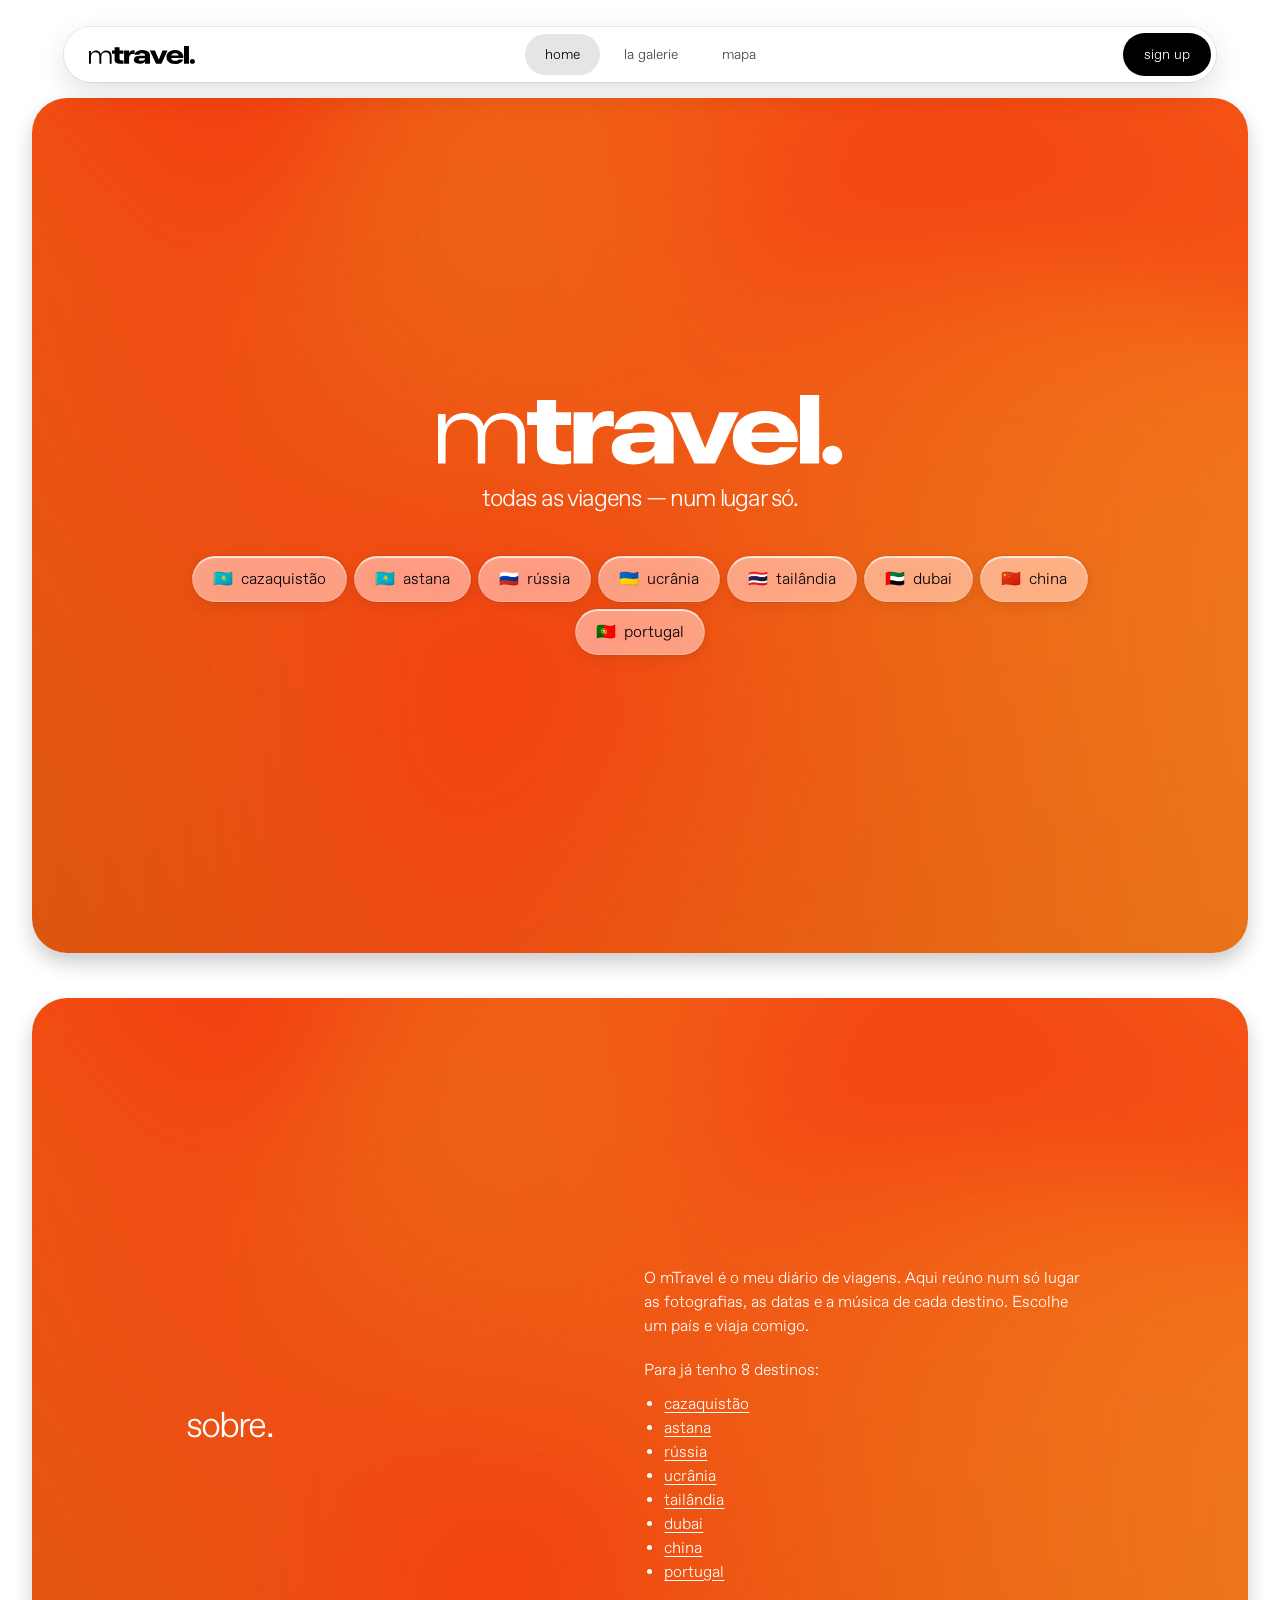
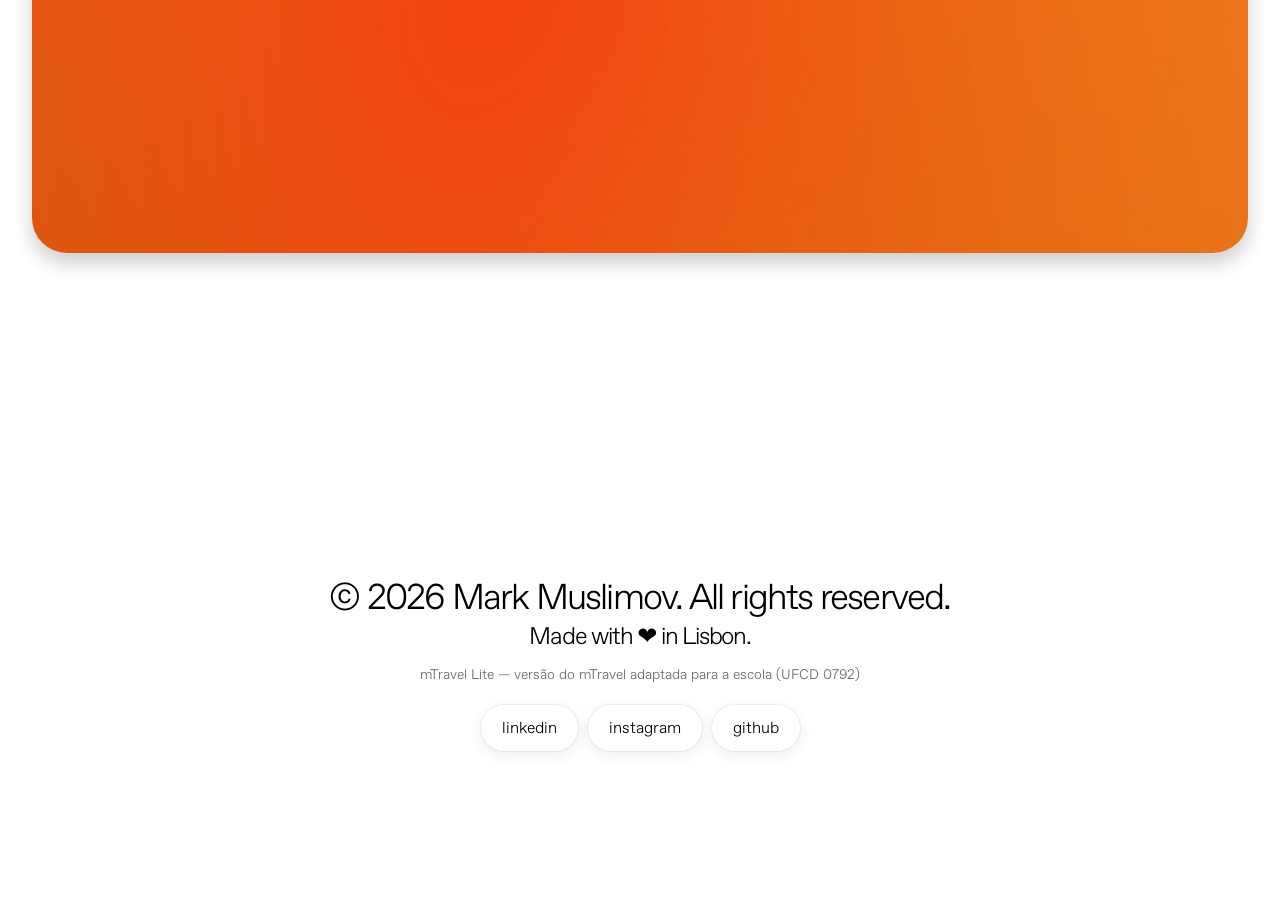
<file: index.html>
<!DOCTYPE html>
<html lang="pt">
  <head>
    <meta charset="UTF-8">
    <meta name="viewport" content="width=device-width, initial-scale=1.0">
    <meta name="description" content="mTravel — o meu diário de viagens: fotografias, datas e playlists de cada destino num só lugar.">
    <title>mTravel Lite</title>
    <link rel="icon" href="materials/images/branding/logo.svg" type="image/svg+xml">
    <link rel="stylesheet" href="styles/scss/main/styles.css">
  </head>
  <body>
    <a class="skip-link" href="#conteudo">saltar para o conteúdo</a>

    <!-- barra de navegação (igual em todas as páginas) -->
    <nav aria-label="Principal">
      <a href="index.html" aria-label="mTravel — página inicial">
        <img src="materials/images/branding/logo.svg" class="logo" alt="mTravel" width="405" height="69">
      </a>

      <div class="nav-section">
        <a class="nav-item active" href="index.html" aria-current="page">home</a>
        <a class="nav-item" href="galerie.html">la galerie</a>
        <a class="nav-item" href="mapa.html">mapa</a>
      </div>

      <a class="button" href="registration.html">sign up</a>
    </nav>

    <main class="page" id="conteudo">
      <!-- apresentação -->
      <section class="full">
        <div class="image-container">
          <h1 class="sr-only">mTravel — todas as viagens num lugar só</h1>
          <img class="logo" src="materials/images/branding/logo-white.svg" alt="mTravel" width="403" height="69">
          <p class="slogan">todas as viagens — num lugar só.</p>

          <div class="locations-inline">
          <a class="liquid-button" href="galerie.html#cazaquistao"><span aria-hidden="true">🇰🇿</span>&nbsp; cazaquistão</a>
          <a class="liquid-button" href="galerie.html#astana"><span aria-hidden="true">🇰🇿</span>&nbsp; astana</a>
          <a class="liquid-button" href="galerie.html#russia"><span aria-hidden="true">🇷🇺</span>&nbsp; rússia</a>
          <a class="liquid-button" href="galerie.html#ucrania"><span aria-hidden="true">🇺🇦</span>&nbsp; ucrânia</a>
          <a class="liquid-button" href="galerie.html#tailandia"><span aria-hidden="true">🇹🇭</span>&nbsp; tailândia</a>
          <a class="liquid-button" href="galerie.html#dubai"><span aria-hidden="true">🇦🇪</span>&nbsp; dubai</a>
          <a class="liquid-button" href="galerie.html#china"><span aria-hidden="true">🇨🇳</span>&nbsp; china</a>
          <a class="liquid-button" href="galerie.html#portugal"><span aria-hidden="true">🇵🇹</span>&nbsp; portugal</a>
          </div>
        </div>
      </section>

      <!-- sobre -->
      <section class="full" id="sobre">
        <div class="image-container vertical">
          <h2>sobre.</h2>
          <div>
            <p>
              O mTravel é o meu diário de viagens. Aqui reúno num só lugar as
              fotografias, as datas e a música de cada destino. Escolhe um país
              e viaja comigo.
            </p>
            <p>Para já tenho 8 destinos:</p>
            <ul class="destination-list">
            <li><a class="text-link" href="galerie.html#cazaquistao">cazaquistão</a></li>
            <li><a class="text-link" href="galerie.html#astana">astana</a></li>
            <li><a class="text-link" href="galerie.html#russia">rússia</a></li>
            <li><a class="text-link" href="galerie.html#ucrania">ucrânia</a></li>
            <li><a class="text-link" href="galerie.html#tailandia">tailândia</a></li>
            <li><a class="text-link" href="galerie.html#dubai">dubai</a></li>
            <li><a class="text-link" href="galerie.html#china">china</a></li>
            <li><a class="text-link" href="galerie.html#portugal">portugal</a></li>
            </ul>
          </div>
        </div>
      </section>
    </main>

    <!-- rodapé (igual em todas as páginas) -->
    <footer class="footer">
      <div class="footer-copyright">
        <p class="footer-title">© 2026 Mark Muslimov. All rights reserved.</p>
        <p class="footer-subtitle">Made with ❤️ in Lisbon.</p>
        <p class="footer-note">mTravel Lite — versão do mTravel adaptada para a escola (UFCD 0792)</p>
      </div>

      <div class="footer-socials">
        <a class="liquid-button" href="https://www.linkedin.com/in/markmusl/" target="_blank" rel="noopener noreferrer">linkedin</a>
        <a class="liquid-button" href="https://www.instagram.com/markmusl/" target="_blank" rel="noopener noreferrer">instagram</a>
        <a class="liquid-button" href="https://github.com/markmusl" target="_blank" rel="noopener noreferrer">github</a>
      </div>
    </footer>

  </body>
</html>
</file>
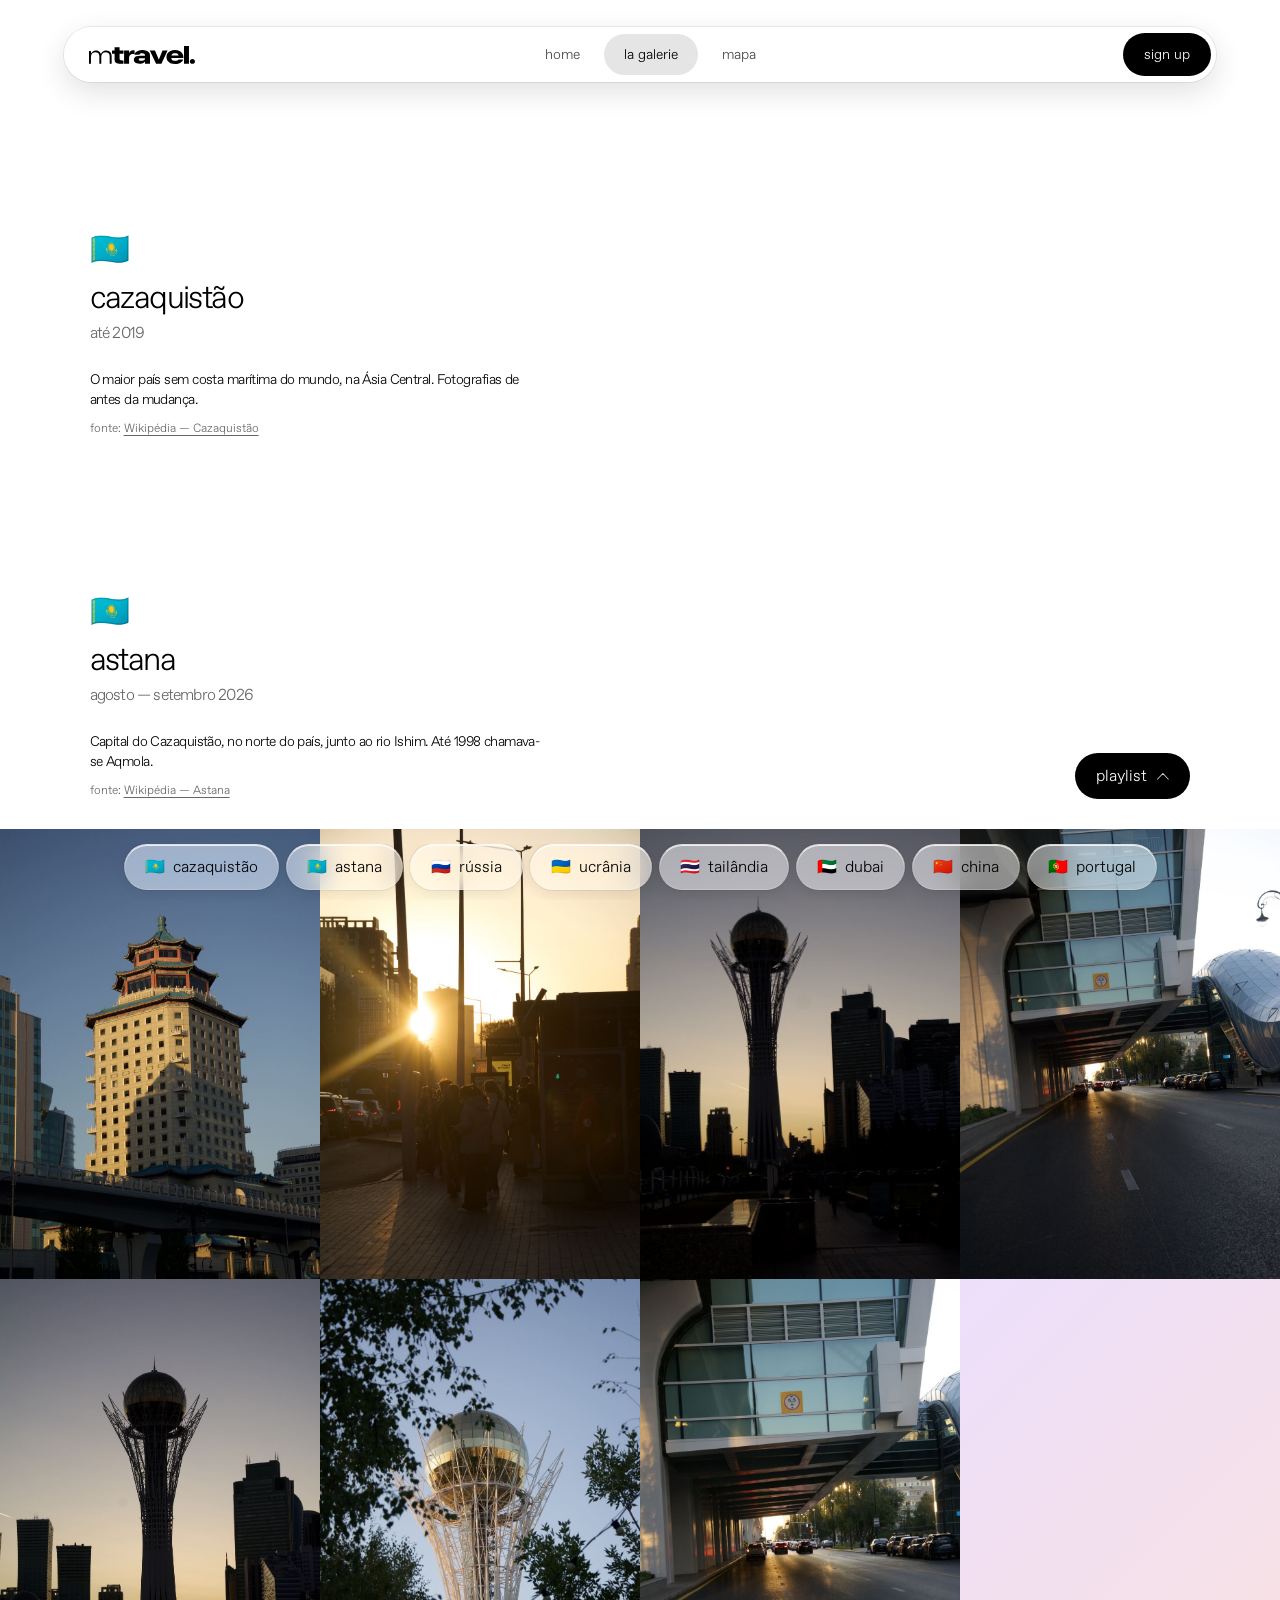
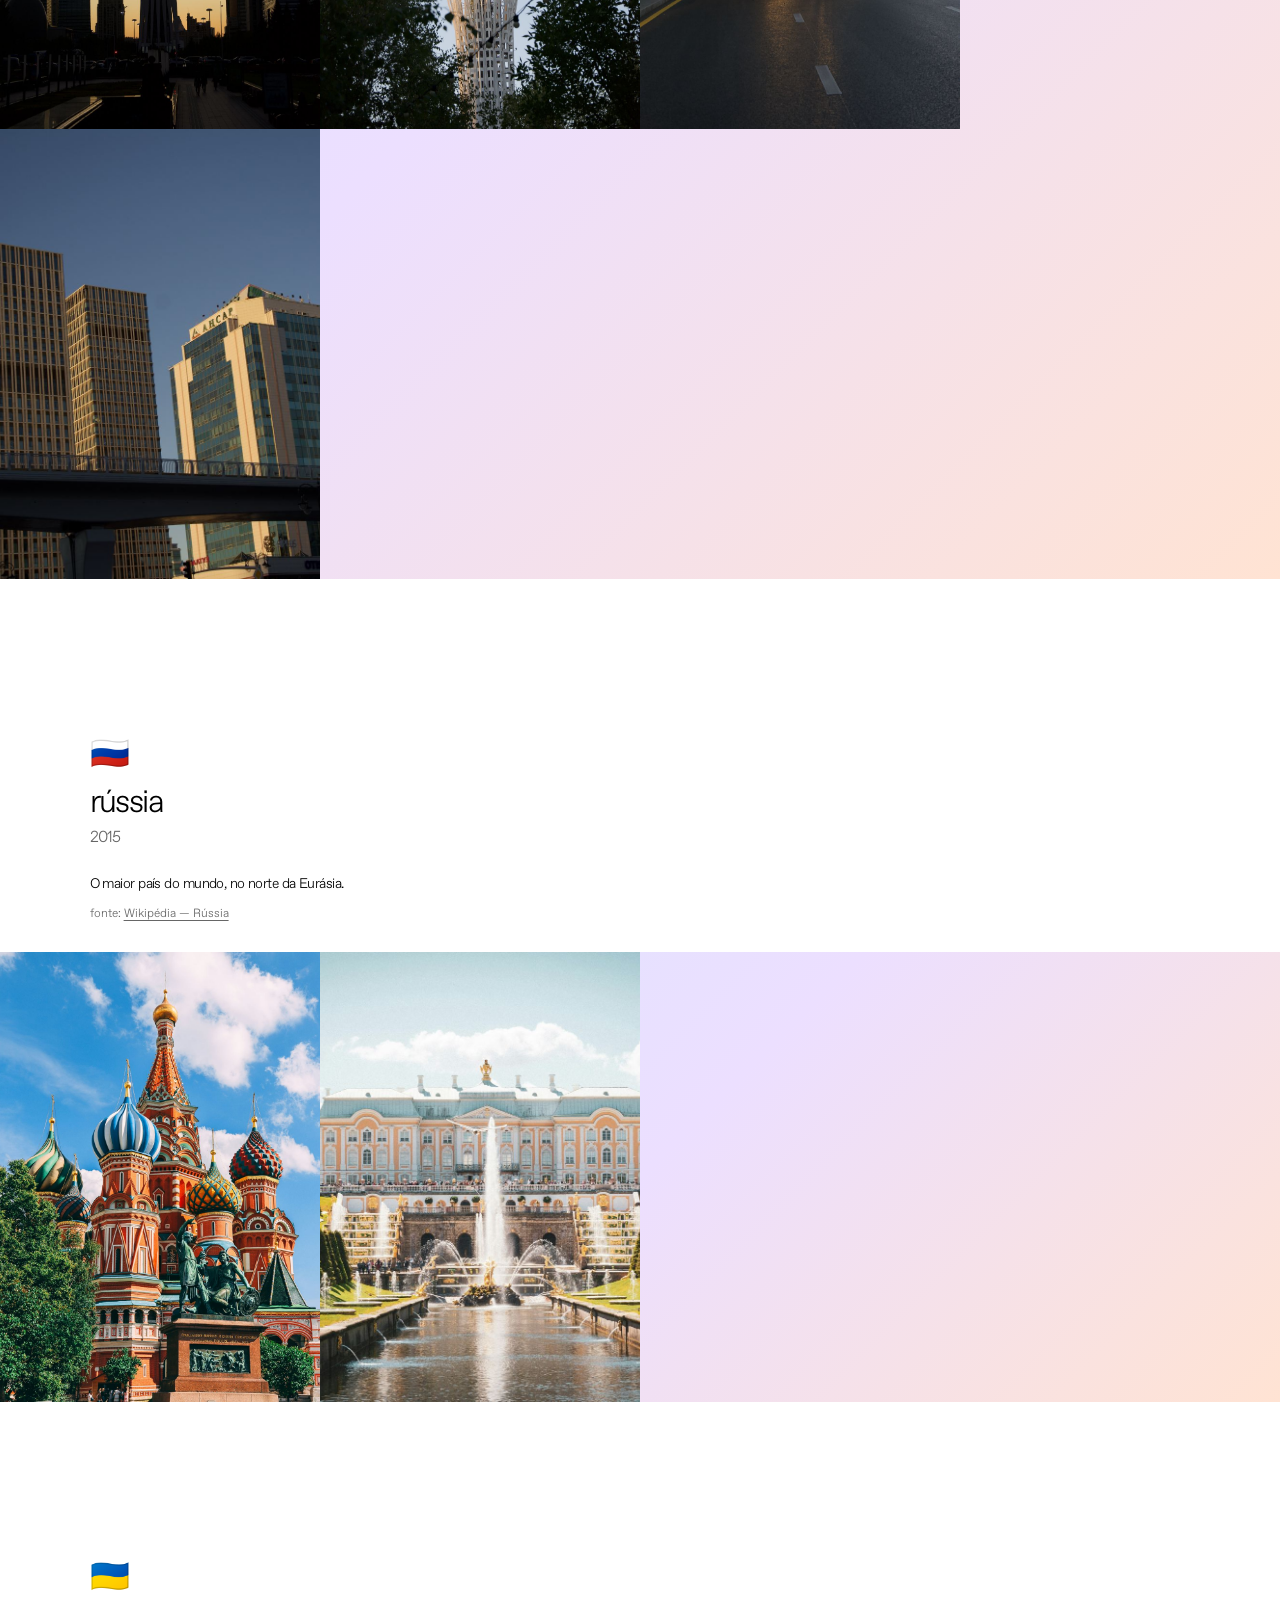
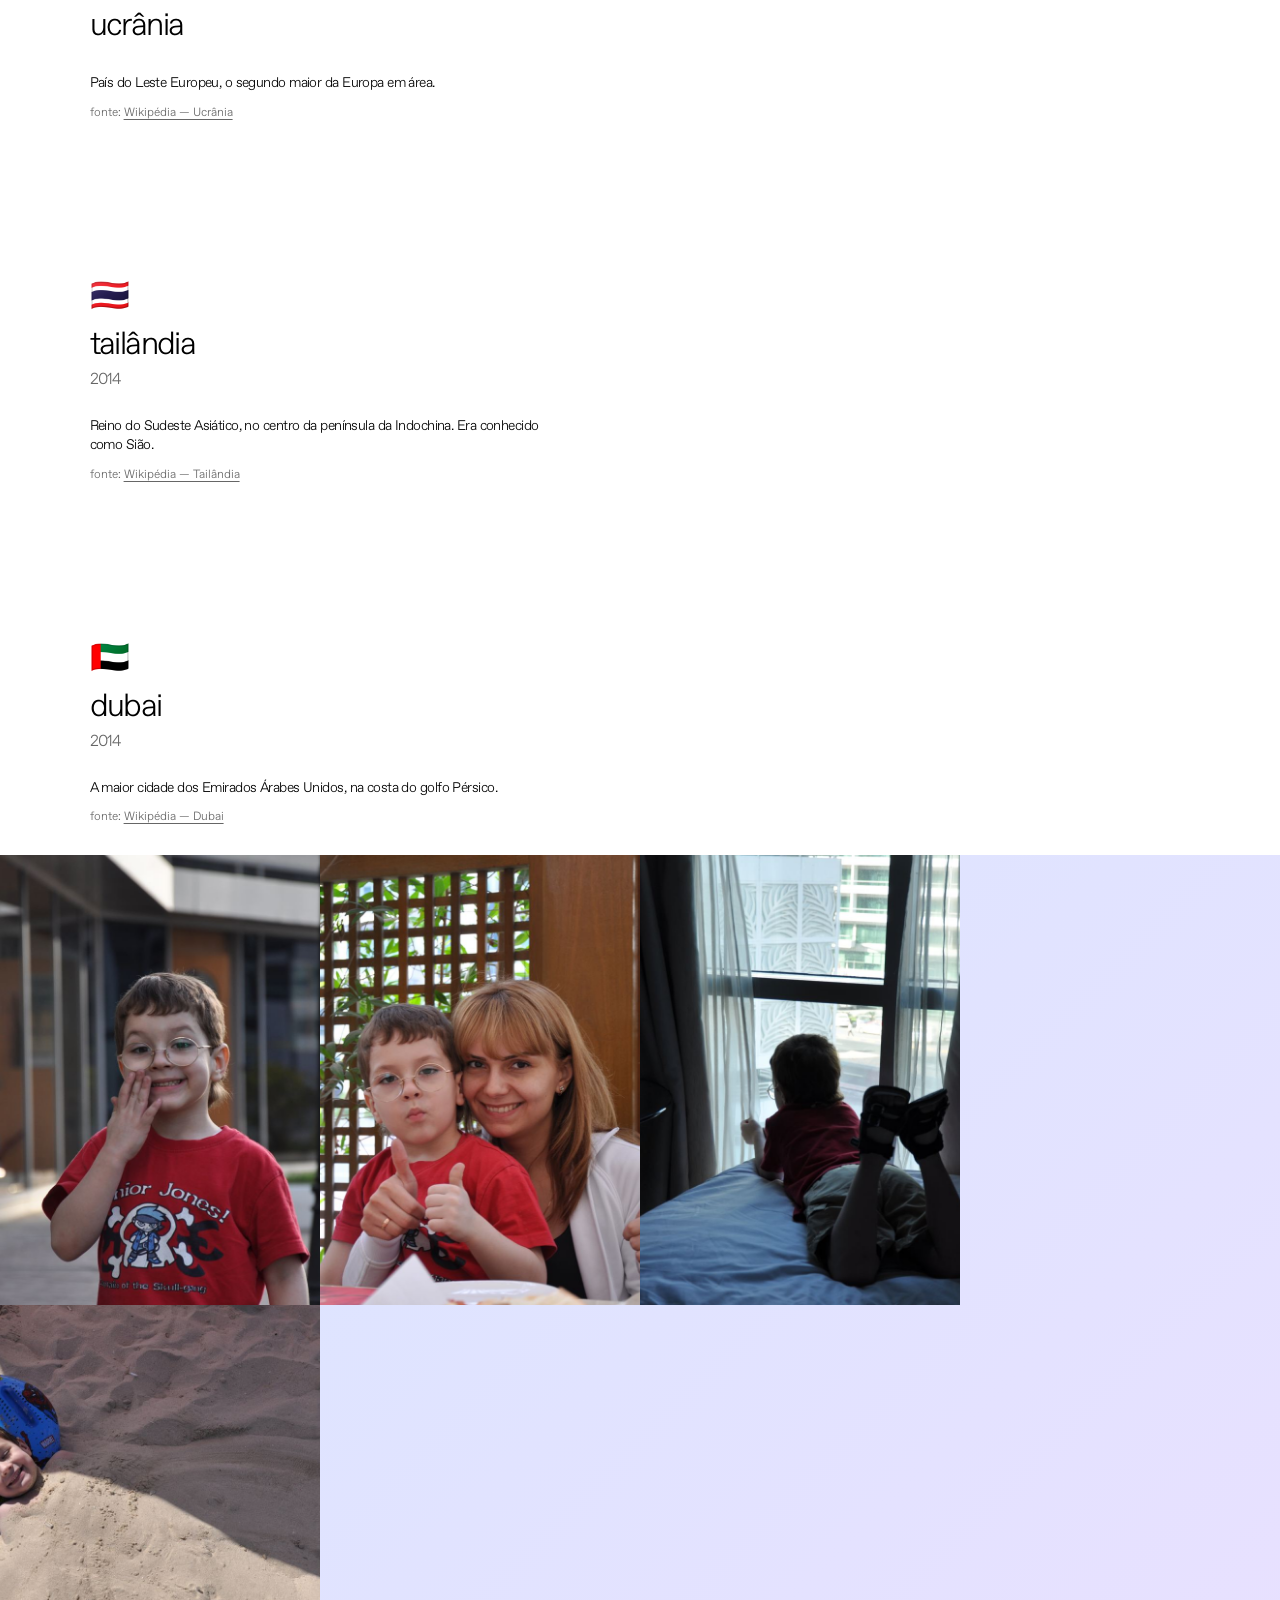
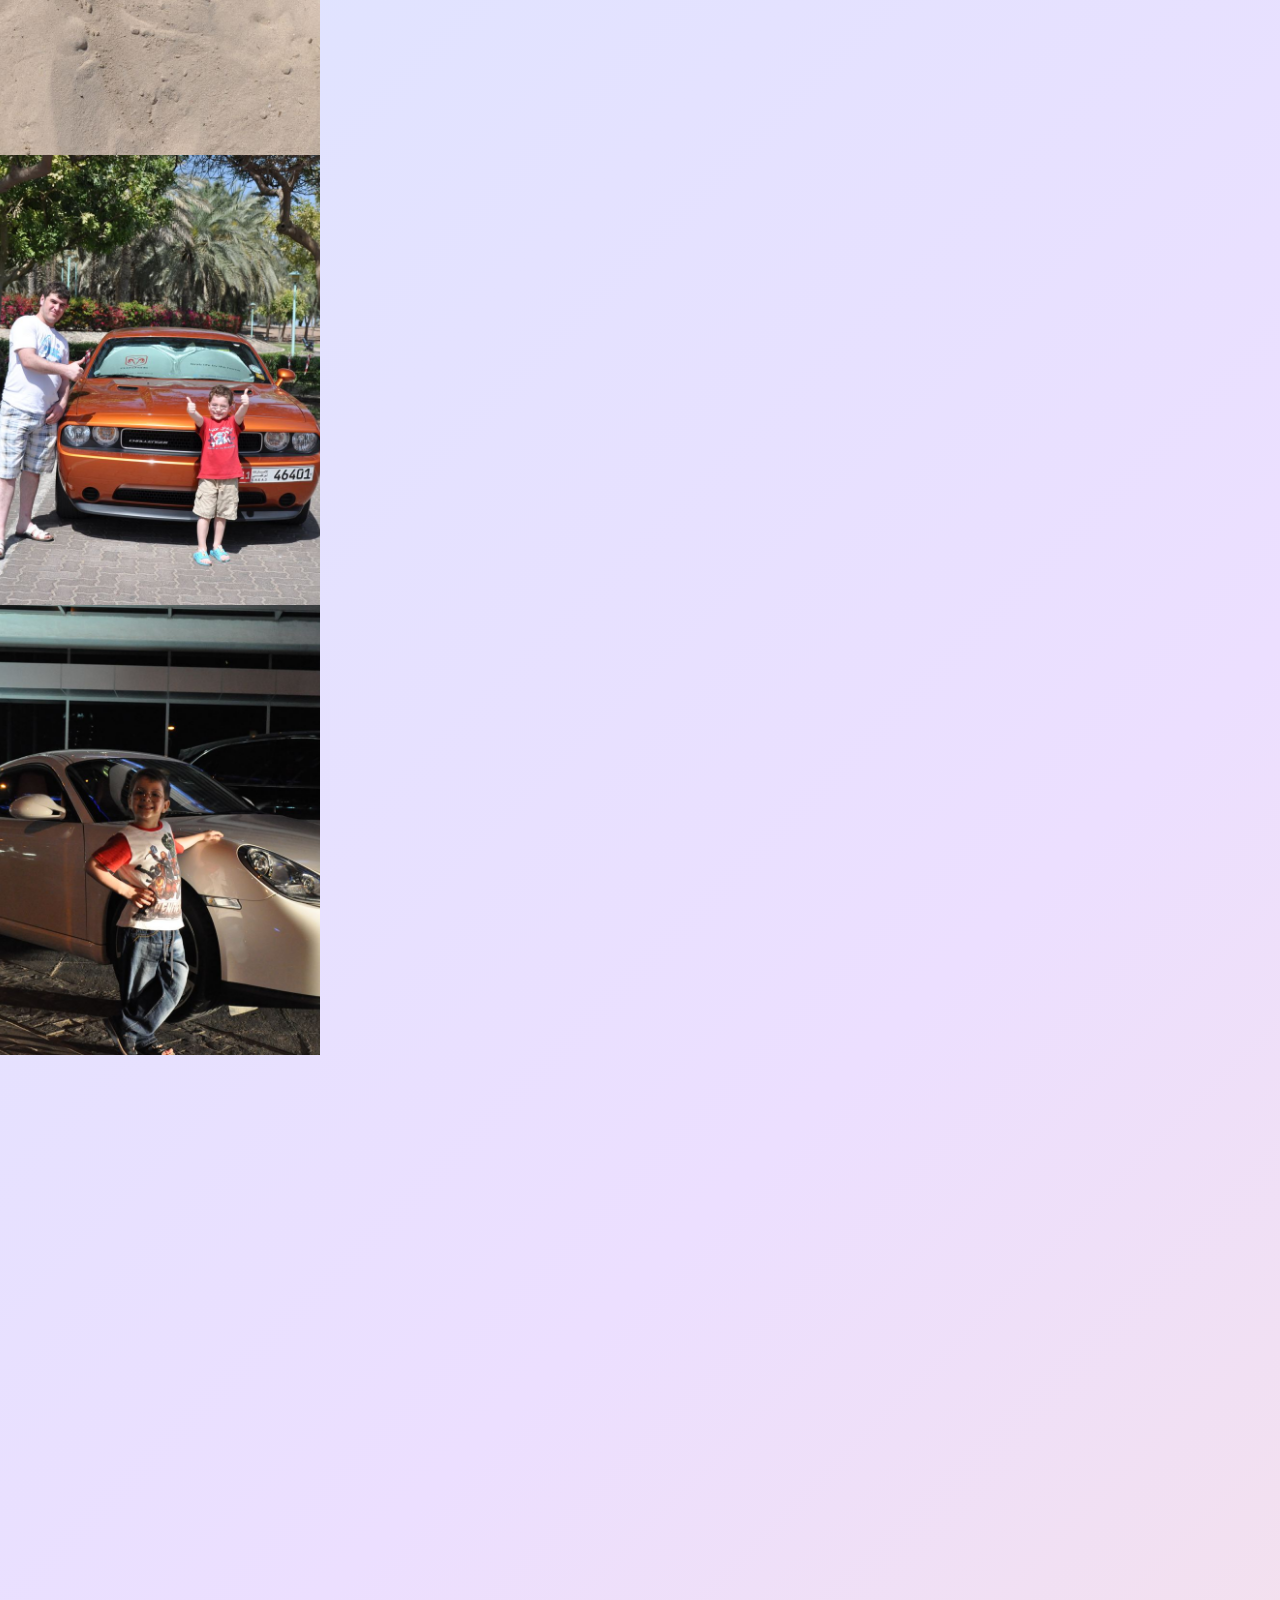
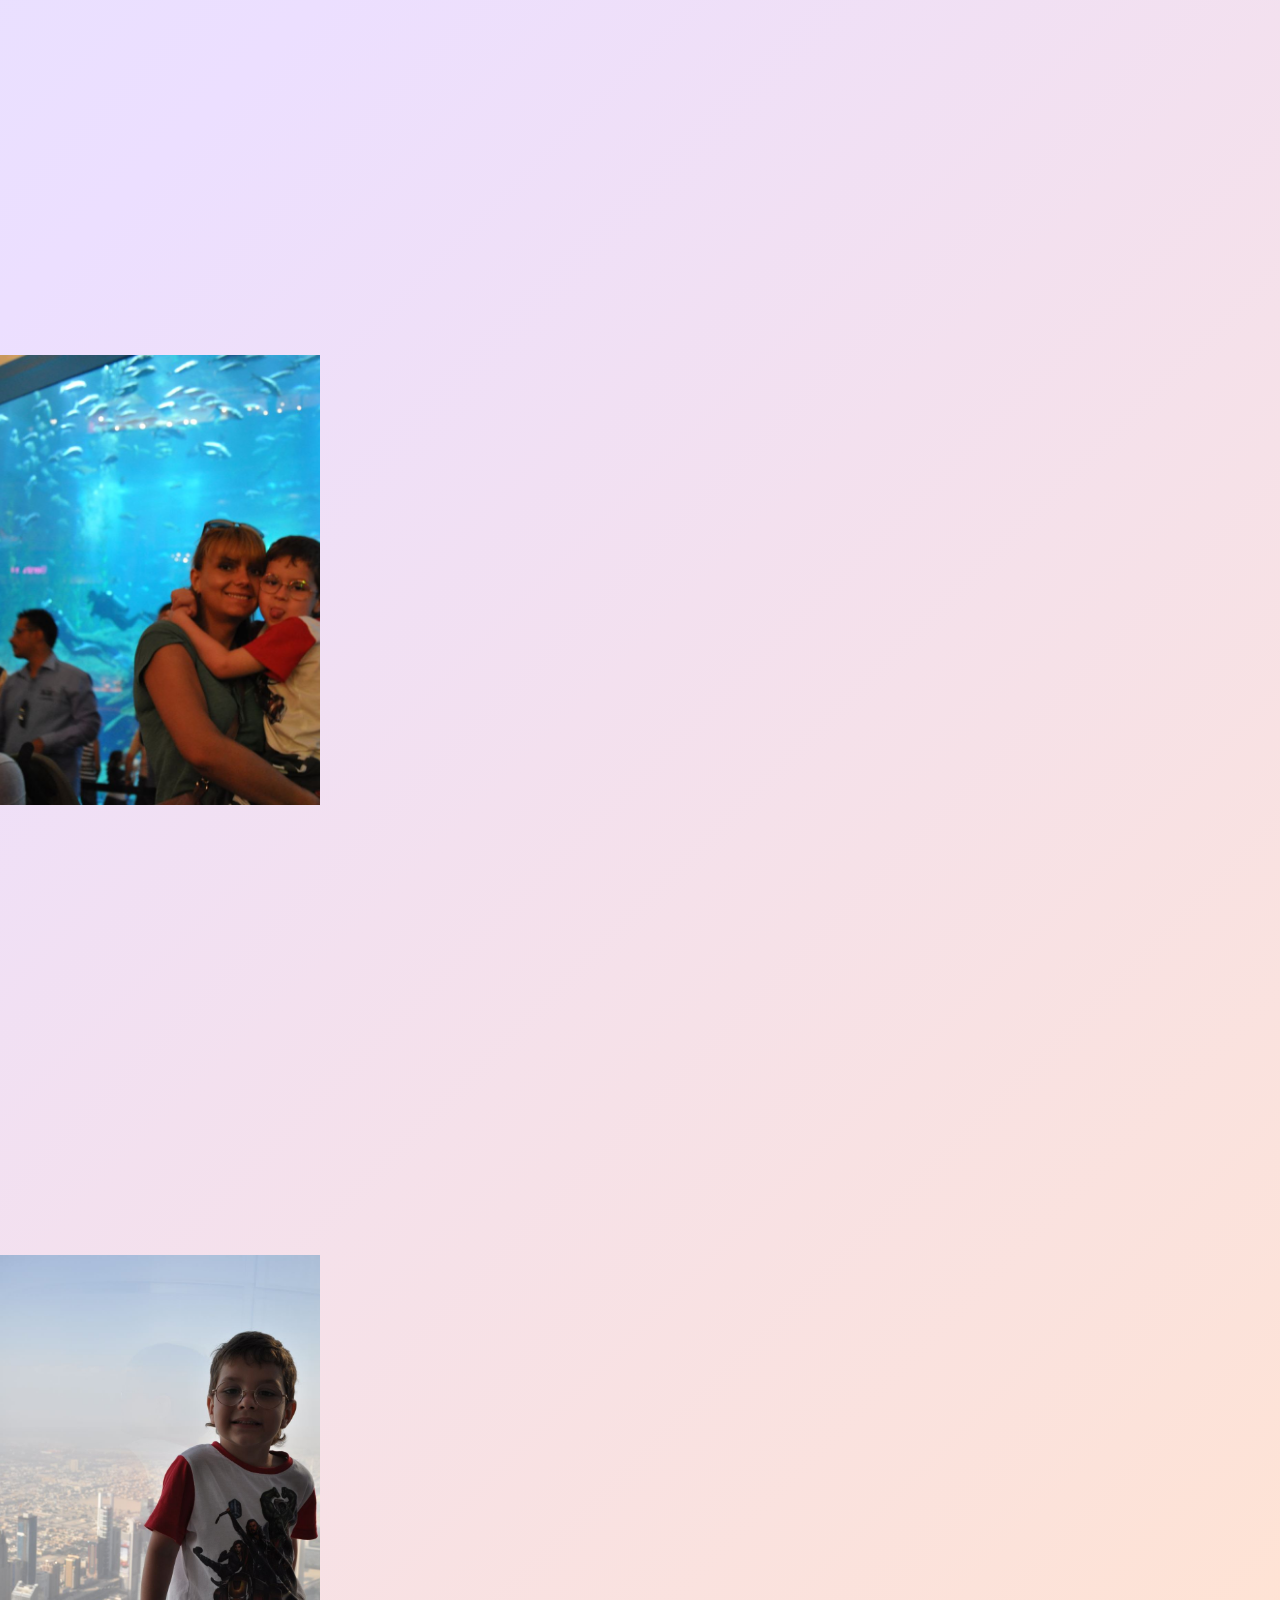
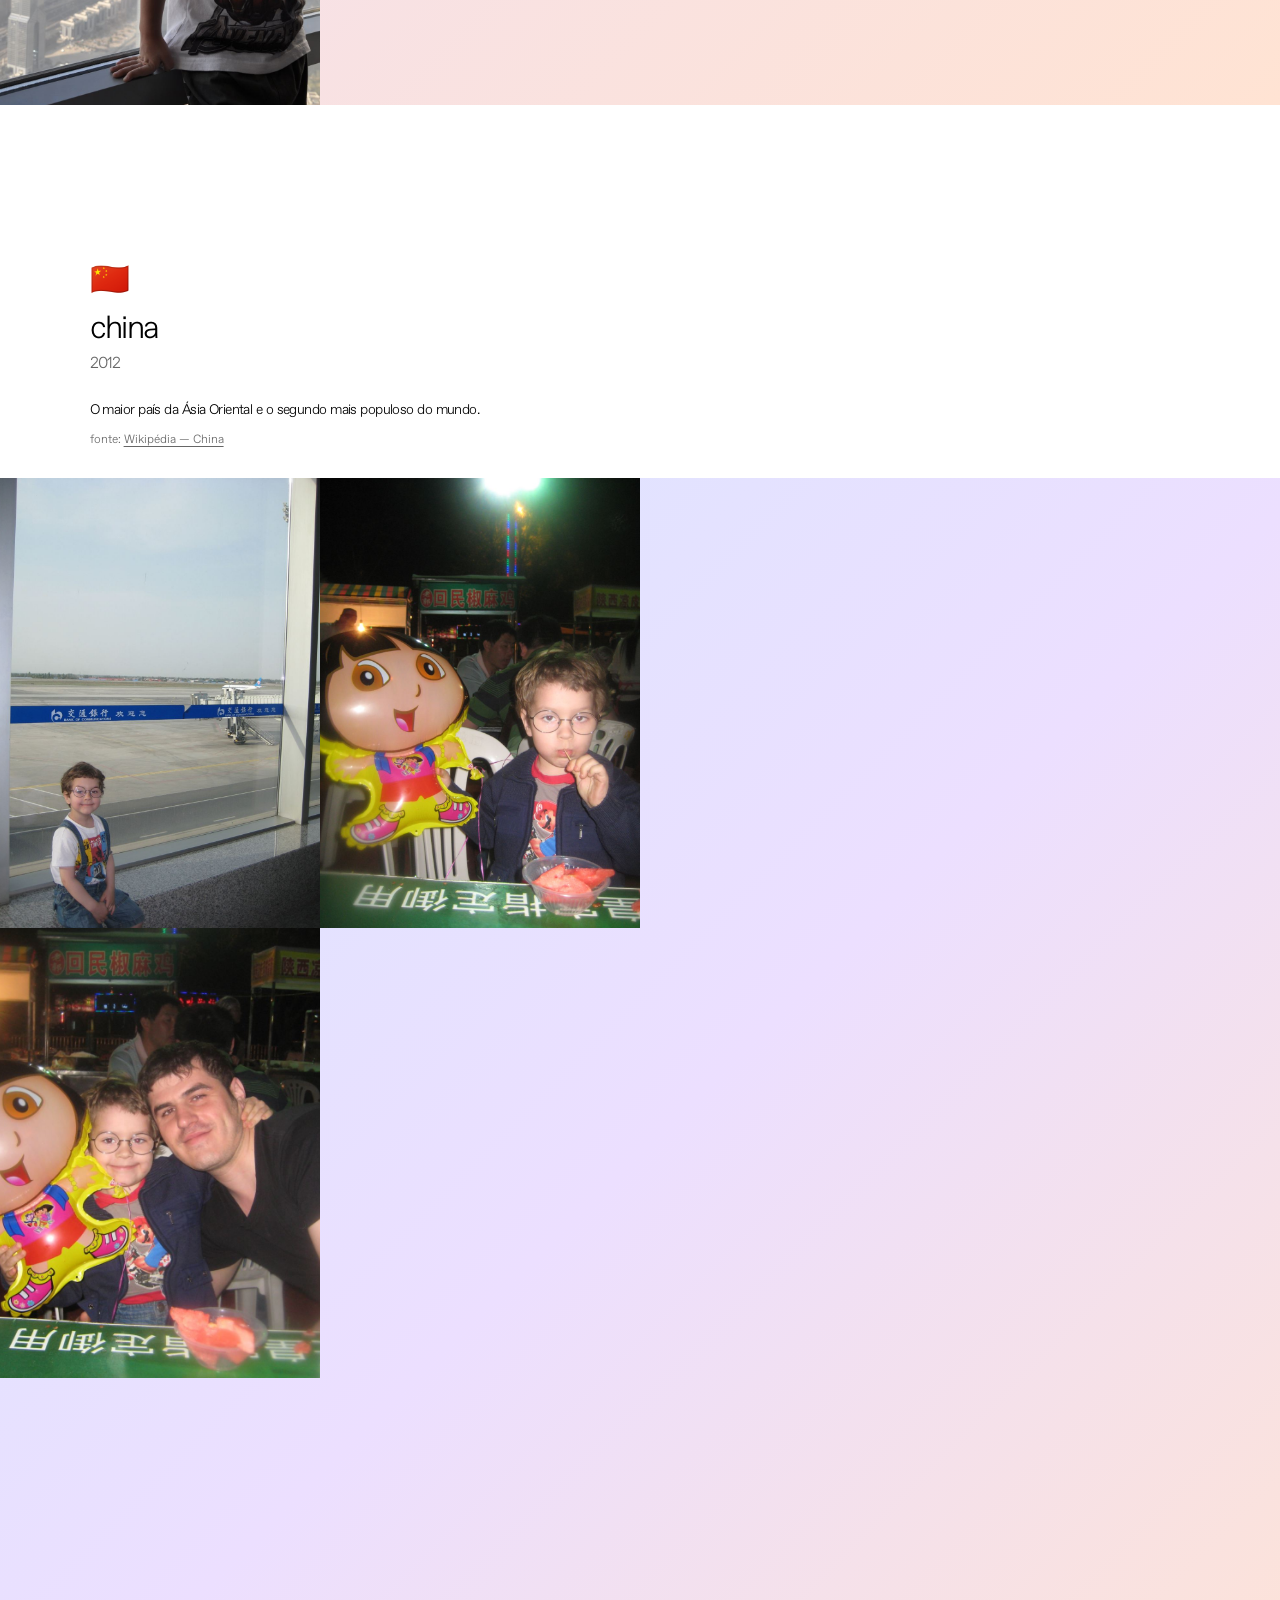
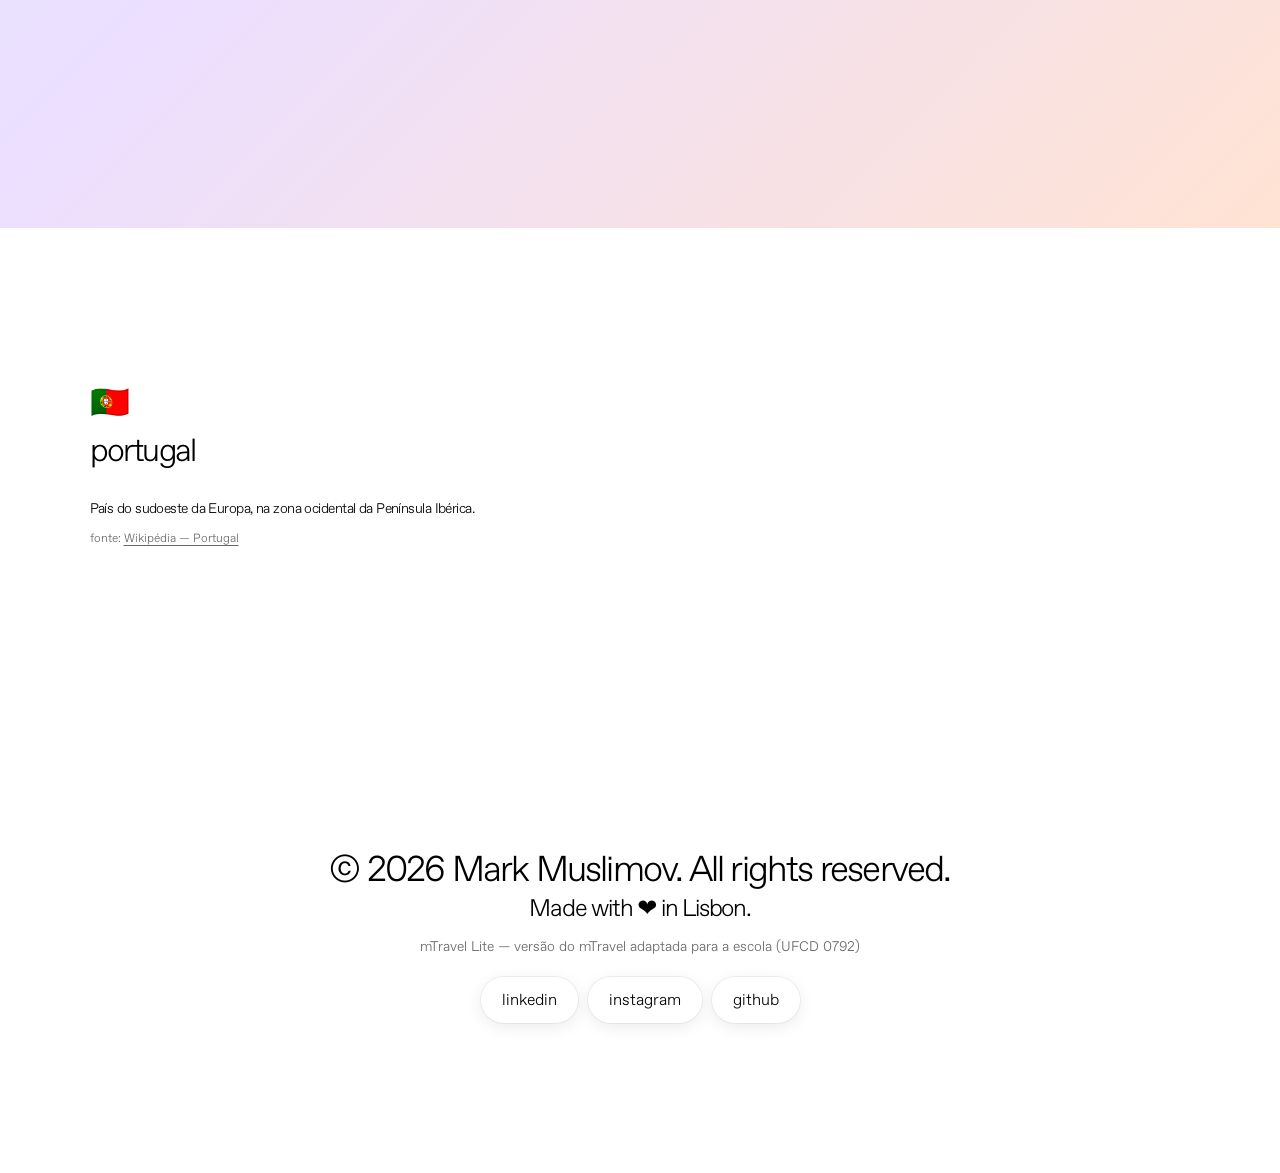
<file: galerie.html>
<!DOCTYPE html>
<html lang="pt">
  <head>
    <meta charset="UTF-8">
    <meta name="viewport" content="width=device-width, initial-scale=1.0">
    <meta name="description" content="Galeria do mTravel: fotografias, datas e playlists de cada viagem.">
    <title>mTravel | galerie</title>
    <link rel="icon" href="materials/images/branding/logo.svg" type="image/svg+xml">
    <link rel="stylesheet" href="styles/scss/main/styles.css">
  </head>
  <body>
    <a class="skip-link" href="#conteudo">saltar para o conteúdo</a>

    <!-- barra de navegação (igual em todas as páginas) -->
    <nav aria-label="Principal">
      <a href="index.html" aria-label="mTravel — página inicial">
        <img src="materials/images/branding/logo.svg" class="logo" alt="mTravel" width="405" height="69">
      </a>

      <div class="nav-section">
        <a class="nav-item" href="index.html">home</a>
        <a class="nav-item active" href="galerie.html" aria-current="page">la galerie</a>
        <a class="nav-item" href="mapa.html">mapa</a>
      </div>

      <a class="button" href="registration.html">sign up</a>
    </nav>

    <!-- fundo desfocado enquanto a playlist está aberta -->
    <div class="overlay-window is-hidden" id="overlay"></div>

    <main class="page" id="conteudo">
      <h1 class="sr-only">la galerie — as minhas viagens</h1>

      <!-- um botão por destino -->
      <section class="location-bar" aria-label="Destinos">
      <a class="liquid-button" href="galerie.html#cazaquistao"><span aria-hidden="true">🇰🇿</span>&nbsp; cazaquistão</a>
      <a class="liquid-button" href="galerie.html#astana"><span aria-hidden="true">🇰🇿</span>&nbsp; astana</a>
      <a class="liquid-button" href="galerie.html#russia"><span aria-hidden="true">🇷🇺</span>&nbsp; rússia</a>
      <a class="liquid-button" href="galerie.html#ucrania"><span aria-hidden="true">🇺🇦</span>&nbsp; ucrânia</a>
      <a class="liquid-button" href="galerie.html#tailandia"><span aria-hidden="true">🇹🇭</span>&nbsp; tailândia</a>
      <a class="liquid-button" href="galerie.html#dubai"><span aria-hidden="true">🇦🇪</span>&nbsp; dubai</a>
      <a class="liquid-button" href="galerie.html#china"><span aria-hidden="true">🇨🇳</span>&nbsp; china</a>
      <a class="liquid-button" href="galerie.html#portugal"><span aria-hidden="true">🇵🇹</span>&nbsp; portugal</a>
      </section>

      <section class="galerie-container" id="cazaquistao" aria-labelledby="titulo-cazaquistao">
        <div class="moment-data">
          <div class="info-left">
            <p class="moment-flag" aria-hidden="true">🇰🇿</p>
            <h2 class="moment-location" id="titulo-cazaquistao">cazaquistão</h2>
            <p class="moment-date">até 2019</p>
            <p class="moment-description">O maior país sem costa marítima do mundo, na Ásia Central. Fotografias de antes da mudança.</p>
            <p class="moment-source">fonte: <a class="text-link" href="https://pt.wikipedia.org/wiki/Cazaquist%C3%A3o" target="_blank" rel="noopener noreferrer">Wikipédia — Cazaquistão</a></p>
          </div>
        </div>

        <!-- as fotografias são escritas por tools/atualizar-fotos.py -->
        <!-- fotos:cazaquistao -->
    <!-- /fotos:cazaquistao -->
      </section>

      <section class="galerie-container" id="astana" aria-labelledby="titulo-astana">
        <div class="moment-data">
          <div class="info-left">
            <p class="moment-flag" aria-hidden="true">🇰🇿</p>
            <h2 class="moment-location" id="titulo-astana">astana</h2>
            <p class="moment-date">agosto — setembro 2026</p>
            <p class="moment-description">Capital do Cazaquistão, no norte do país, junto ao rio Ishim. Até 1998 chamava-se Aqmola.</p>
            <p class="moment-source">fonte: <a class="text-link" href="https://pt.wikipedia.org/wiki/Astana" target="_blank" rel="noopener noreferrer">Wikipédia — Astana</a></p>
          </div>

          <!-- o botão só existe quando há playlist -->
          <div class="info-right">
            <button class="button playlist-button" type="button" aria-expanded="false" aria-controls="playlist-astana">
              playlist
              <img class="button-icon" src="materials/icons/chevron.up.svg" alt="" width="12" height="7">
            </button>
            <iframe
              class="playlist-window is-hidden"
              id="playlist-astana"
              title="Playlist de astana no Apple Music"
              data-src="https://embed.music.apple.com/pt/playlist/astana/pl.u-zPyL1gXTeG3GjXb"
              allow="autoplay *; encrypted-media *"
              sandbox="allow-forms allow-popups allow-same-origin allow-scripts allow-top-navigation-by-user-activation"
              loading="lazy"
            ></iframe>
          </div>
        </div>

        <!-- as fotografias são escritas por tools/atualizar-fotos.py -->
        <!-- fotos:astana -->
        <div class="photos-container">
      <img class="galerie-photo" src="materials/images/countries/astana/01.jpg" alt="Astana — fotografia 1 de 9" width="933" height="1400" loading="lazy" decoding="async">
      <img class="galerie-photo" src="materials/images/countries/astana/02.jpg" alt="Astana — fotografia 2 de 9" width="933" height="1400" loading="lazy" decoding="async">
      <img class="galerie-photo" src="materials/images/countries/astana/03.jpg" alt="Astana — fotografia 3 de 9" width="1400" height="933" loading="lazy" decoding="async">
      <img class="galerie-photo" src="materials/images/countries/astana/04.jpg" alt="Astana — fotografia 4 de 9" width="933" height="1400" loading="lazy" decoding="async">
      <img class="galerie-photo" src="materials/images/countries/astana/05.jpg" alt="Astana — fotografia 5 de 9" width="933" height="1400" loading="lazy" decoding="async">
      <img class="galerie-photo" src="materials/images/countries/astana/06.jpg" alt="Astana — fotografia 6 de 9" width="933" height="1400" loading="lazy" decoding="async">
      <img class="galerie-photo" src="materials/images/countries/astana/07.jpg" alt="Astana — fotografia 7 de 9" width="933" height="1400" loading="lazy" decoding="async">
      <img class="galerie-photo" src="materials/images/countries/astana/08.jpg" alt="Astana — fotografia 8 de 9" width="933" height="1400" loading="lazy" decoding="async">
      <img class="galerie-photo" src="materials/images/countries/astana/09.jpg" alt="Astana — fotografia 9 de 9" width="1400" height="933" loading="lazy" decoding="async">
    </div>
    <!-- /fotos:astana -->
      </section>

      <section class="galerie-container" id="russia" aria-labelledby="titulo-russia">
        <div class="moment-data">
          <div class="info-left">
            <p class="moment-flag" aria-hidden="true">🇷🇺</p>
            <h2 class="moment-location" id="titulo-russia">rússia</h2>
            <p class="moment-date">2015</p>
            <p class="moment-description">O maior país do mundo, no norte da Eurásia.</p>
            <p class="moment-source">fonte: <a class="text-link" href="https://pt.wikipedia.org/wiki/R%C3%BAssia" target="_blank" rel="noopener noreferrer">Wikipédia — Rússia</a></p>
          </div>
        </div>

        <!-- as fotografias são escritas por tools/atualizar-fotos.py -->
        <!-- fotos:russia -->
        <div class="photos-container">
      <img class="galerie-photo" src="materials/images/countries/russia/01.jpg" alt="Rússia — fotografia 1 de 4" width="1084" height="1400" loading="lazy" decoding="async">
      <img class="galerie-photo" src="materials/images/countries/russia/02.jpg" alt="Rússia — fotografia 2 de 4" width="1400" height="933" loading="lazy" decoding="async">
      <img class="galerie-photo" src="materials/images/countries/russia/03.jpg" alt="Rússia — fotografia 3 de 4" width="933" height="1400" loading="lazy" decoding="async">
      <img class="galerie-photo" src="materials/images/countries/russia/04.jpg" alt="Rússia — fotografia 4 de 4" width="788" height="1400" loading="lazy" decoding="async">
    </div>
    <!-- /fotos:russia -->
      </section>

      <section class="galerie-container" id="ucrania" aria-labelledby="titulo-ucrania">
        <div class="moment-data">
          <div class="info-left">
            <p class="moment-flag" aria-hidden="true">🇺🇦</p>
            <h2 class="moment-location" id="titulo-ucrania">ucrânia</h2>
            <p class="moment-description">País do Leste Europeu, o segundo maior da Europa em área.</p>
            <p class="moment-source">fonte: <a class="text-link" href="https://pt.wikipedia.org/wiki/Ucr%C3%A2nia" target="_blank" rel="noopener noreferrer">Wikipédia — Ucrânia</a></p>
          </div>
        </div>

        <!-- as fotografias são escritas por tools/atualizar-fotos.py -->
        <!-- fotos:ucrania -->
    <!-- /fotos:ucrania -->
      </section>

      <section class="galerie-container" id="tailandia" aria-labelledby="titulo-tailandia">
        <div class="moment-data">
          <div class="info-left">
            <p class="moment-flag" aria-hidden="true">🇹🇭</p>
            <h2 class="moment-location" id="titulo-tailandia">tailândia</h2>
            <p class="moment-date">2014</p>
            <p class="moment-description">Reino do Sudeste Asiático, no centro da península da Indochina. Era conhecido como Sião.</p>
            <p class="moment-source">fonte: <a class="text-link" href="https://pt.wikipedia.org/wiki/Tail%C3%A2ndia" target="_blank" rel="noopener noreferrer">Wikipédia — Tailândia</a></p>
          </div>
        </div>

        <!-- as fotografias são escritas por tools/atualizar-fotos.py -->
        <!-- fotos:tailandia -->
    <!-- /fotos:tailandia -->
      </section>

      <section class="galerie-container" id="dubai" aria-labelledby="titulo-dubai">
        <div class="moment-data">
          <div class="info-left">
            <p class="moment-flag" aria-hidden="true">🇦🇪</p>
            <h2 class="moment-location" id="titulo-dubai">dubai</h2>
            <p class="moment-date">2014</p>
            <p class="moment-description">A maior cidade dos Emirados Árabes Unidos, na costa do golfo Pérsico.</p>
            <p class="moment-source">fonte: <a class="text-link" href="https://pt.wikipedia.org/wiki/Dubai" target="_blank" rel="noopener noreferrer">Wikipédia — Dubai</a></p>
          </div>
        </div>

        <!-- as fotografias são escritas por tools/atualizar-fotos.py -->
        <!-- fotos:dubai -->
        <div class="photos-container">
      <img class="galerie-photo" src="materials/images/countries/dubai/01.jpg" alt="Dubai — fotografia 1 de 33" width="1400" height="930" loading="lazy" decoding="async">
      <img class="galerie-photo" src="materials/images/countries/dubai/02.jpg" alt="Dubai — fotografia 2 de 33" width="1400" height="930" loading="lazy" decoding="async">
      <img class="galerie-photo" src="materials/images/countries/dubai/03.jpg" alt="Dubai — fotografia 3 de 33" width="1400" height="930" loading="lazy" decoding="async">
      <img class="galerie-photo" src="materials/images/countries/dubai/04.jpg" alt="Dubai — fotografia 4 de 33" width="1400" height="930" loading="lazy" decoding="async">
      <img class="galerie-photo" src="materials/images/countries/dubai/05.jpg" alt="Dubai — fotografia 5 de 33" width="1400" height="930" loading="lazy" decoding="async">
      <img class="galerie-photo" src="materials/images/countries/dubai/06.jpg" alt="Dubai — fotografia 6 de 33" width="1400" height="930" loading="lazy" decoding="async">
      <img class="galerie-photo" src="materials/images/countries/dubai/07.jpg" alt="Dubai — fotografia 7 de 33" width="1400" height="930" loading="lazy" decoding="async">
      <img class="galerie-photo" src="materials/images/countries/dubai/08.jpg" alt="Dubai — fotografia 8 de 33" width="1400" height="930" loading="lazy" decoding="async">
      <img class="galerie-photo" src="materials/images/countries/dubai/09.jpg" alt="Dubai — fotografia 9 de 33" width="1400" height="930" loading="lazy" decoding="async">
      <img class="galerie-photo" src="materials/images/countries/dubai/10.jpg" alt="Dubai — fotografia 10 de 33" width="1400" height="930" loading="lazy" decoding="async">
      <img class="galerie-photo" src="materials/images/countries/dubai/11.jpg" alt="Dubai — fotografia 11 de 33" width="1400" height="930" loading="lazy" decoding="async">
      <img class="galerie-photo" src="materials/images/countries/dubai/12.jpg" alt="Dubai — fotografia 12 de 33" width="1400" height="930" loading="lazy" decoding="async">
      <img class="galerie-photo" src="materials/images/countries/dubai/13.jpg" alt="Dubai — fotografia 13 de 33" width="1400" height="930" loading="lazy" decoding="async">
      <img class="galerie-photo" src="materials/images/countries/dubai/14.jpg" alt="Dubai — fotografia 14 de 33" width="1400" height="1050" loading="lazy" decoding="async">
      <img class="galerie-photo" src="materials/images/countries/dubai/15.jpg" alt="Dubai — fotografia 15 de 33" width="1400" height="1050" loading="lazy" decoding="async">
      <img class="galerie-photo" src="materials/images/countries/dubai/16.jpg" alt="Dubai — fotografia 16 de 33" width="1400" height="1050" loading="lazy" decoding="async">
      <img class="galerie-photo" src="materials/images/countries/dubai/17.jpg" alt="Dubai — fotografia 17 de 33" width="1400" height="930" loading="lazy" decoding="async">
      <img class="galerie-photo" src="materials/images/countries/dubai/18.jpg" alt="Dubai — fotografia 18 de 33" width="1400" height="930" loading="lazy" decoding="async">
      <img class="galerie-photo" src="materials/images/countries/dubai/19.jpg" alt="Dubai — fotografia 19 de 33" width="1400" height="930" loading="lazy" decoding="async">
      <img class="galerie-photo" src="materials/images/countries/dubai/20.jpg" alt="Dubai — fotografia 20 de 33" width="1400" height="930" loading="lazy" decoding="async">
      <img class="galerie-photo" src="materials/images/countries/dubai/21.jpg" alt="Dubai — fotografia 21 de 33" width="1400" height="930" loading="lazy" decoding="async">
      <img class="galerie-photo" src="materials/images/countries/dubai/22.jpg" alt="Dubai — fotografia 22 de 33" width="1400" height="930" loading="lazy" decoding="async">
      <img class="galerie-photo" src="materials/images/countries/dubai/23.jpg" alt="Dubai — fotografia 23 de 33" width="1400" height="930" loading="lazy" decoding="async">
      <img class="galerie-photo" src="materials/images/countries/dubai/24.jpg" alt="Dubai — fotografia 24 de 33" width="1400" height="930" loading="lazy" decoding="async">
      <img class="galerie-photo" src="materials/images/countries/dubai/25.jpg" alt="Dubai — fotografia 25 de 33" width="1400" height="930" loading="lazy" decoding="async">
      <img class="galerie-photo" src="materials/images/countries/dubai/26.jpg" alt="Dubai — fotografia 26 de 33" width="1400" height="930" loading="lazy" decoding="async">
      <img class="galerie-photo" src="materials/images/countries/dubai/27.jpg" alt="Dubai — fotografia 27 de 33" width="1400" height="930" loading="lazy" decoding="async">
      <img class="galerie-photo" src="materials/images/countries/dubai/28.jpg" alt="Dubai — fotografia 28 de 33" width="1400" height="930" loading="lazy" decoding="async">
      <img class="galerie-photo" src="materials/images/countries/dubai/29.jpg" alt="Dubai — fotografia 29 de 33" width="1400" height="930" loading="lazy" decoding="async">
      <img class="galerie-photo" src="materials/images/countries/dubai/30.jpg" alt="Dubai — fotografia 30 de 33" width="1050" height="1400" loading="lazy" decoding="async">
      <img class="galerie-photo" src="materials/images/countries/dubai/31.jpg" alt="Dubai — fotografia 31 de 33" width="1050" height="1400" loading="lazy" decoding="async">
      <img class="galerie-photo" src="materials/images/countries/dubai/32.jpg" alt="Dubai — fotografia 32 de 33" width="1050" height="1400" loading="lazy" decoding="async">
      <img class="galerie-photo" src="materials/images/countries/dubai/33.jpg" alt="Dubai — fotografia 33 de 33" width="930" height="1400" loading="lazy" decoding="async">
    </div>
    <!-- /fotos:dubai -->
      </section>

      <section class="galerie-container" id="china" aria-labelledby="titulo-china">
        <div class="moment-data">
          <div class="info-left">
            <p class="moment-flag" aria-hidden="true">🇨🇳</p>
            <h2 class="moment-location" id="titulo-china">china</h2>
            <p class="moment-date">2012</p>
            <p class="moment-description">O maior país da Ásia Oriental e o segundo mais populoso do mundo.</p>
            <p class="moment-source">fonte: <a class="text-link" href="https://pt.wikipedia.org/wiki/China" target="_blank" rel="noopener noreferrer">Wikipédia — China</a></p>
          </div>
        </div>

        <!-- as fotografias são escritas por tools/atualizar-fotos.py -->
        <!-- fotos:china -->
        <div class="photos-container">
      <img class="galerie-photo" src="materials/images/countries/china/01.jpg" alt="China — fotografia 1 de 11" width="1050" height="1400" loading="lazy" decoding="async">
      <img class="galerie-photo" src="materials/images/countries/china/02.jpg" alt="China — fotografia 2 de 11" width="1050" height="1400" loading="lazy" decoding="async">
      <img class="galerie-photo" src="materials/images/countries/china/03.jpg" alt="China — fotografia 3 de 11" width="1050" height="1400" loading="lazy" decoding="async">
      <img class="galerie-photo" src="materials/images/countries/china/04.jpg" alt="China — fotografia 4 de 11" width="1050" height="1400" loading="lazy" decoding="async">
      <img class="galerie-photo" src="materials/images/countries/china/05.jpg" alt="China — fotografia 5 de 11" width="1400" height="1050" loading="lazy" decoding="async">
      <img class="galerie-photo" src="materials/images/countries/china/06.jpg" alt="China — fotografia 6 de 11" width="1400" height="1050" loading="lazy" decoding="async">
      <img class="galerie-photo" src="materials/images/countries/china/07.jpg" alt="China — fotografia 7 de 11" width="1400" height="1050" loading="lazy" decoding="async">
      <img class="galerie-photo" src="materials/images/countries/china/08.jpg" alt="China — fotografia 8 de 11" width="930" height="1400" loading="lazy" decoding="async">
      <img class="galerie-photo" src="materials/images/countries/china/09.jpg" alt="China — fotografia 9 de 11" width="930" height="1400" loading="lazy" decoding="async">
      <img class="galerie-photo" src="materials/images/countries/china/10.jpg" alt="China — fotografia 10 de 11" width="930" height="1400" loading="lazy" decoding="async">
      <img class="galerie-photo" src="materials/images/countries/china/11.jpg" alt="China — fotografia 11 de 11" width="1400" height="930" loading="lazy" decoding="async">
    </div>
    <!-- /fotos:china -->
      </section>

      <section class="galerie-container" id="portugal" aria-labelledby="titulo-portugal">
        <div class="moment-data">
          <div class="info-left">
            <p class="moment-flag" aria-hidden="true">🇵🇹</p>
            <h2 class="moment-location" id="titulo-portugal">portugal</h2>
            <p class="moment-description">País do sudoeste da Europa, na zona ocidental da Península Ibérica.</p>
            <p class="moment-source">fonte: <a class="text-link" href="https://pt.wikipedia.org/wiki/Portugal" target="_blank" rel="noopener noreferrer">Wikipédia — Portugal</a></p>
          </div>
        </div>

        <!-- as fotografias são escritas por tools/atualizar-fotos.py -->
        <!-- fotos:portugal -->
    <!-- /fotos:portugal -->
      </section>
    </main>

    <!-- rodapé (igual em todas as páginas) -->
    <footer class="footer">
      <div class="footer-copyright">
        <p class="footer-title">© 2026 Mark Muslimov. All rights reserved.</p>
        <p class="footer-subtitle">Made with ❤️ in Lisbon.</p>
        <p class="footer-note">mTravel Lite — versão do mTravel adaptada para a escola (UFCD 0792)</p>
      </div>

      <div class="footer-socials">
        <a class="liquid-button" href="https://www.linkedin.com/in/markmusl/" target="_blank" rel="noopener noreferrer">linkedin</a>
        <a class="liquid-button" href="https://www.instagram.com/markmusl/" target="_blank" rel="noopener noreferrer">instagram</a>
        <a class="liquid-button" href="https://github.com/markmusl" target="_blank" rel="noopener noreferrer">github</a>
      </div>
    </footer>

    <script src="scripts/playlist.js" defer></script>
  </body>
</html>
</file>
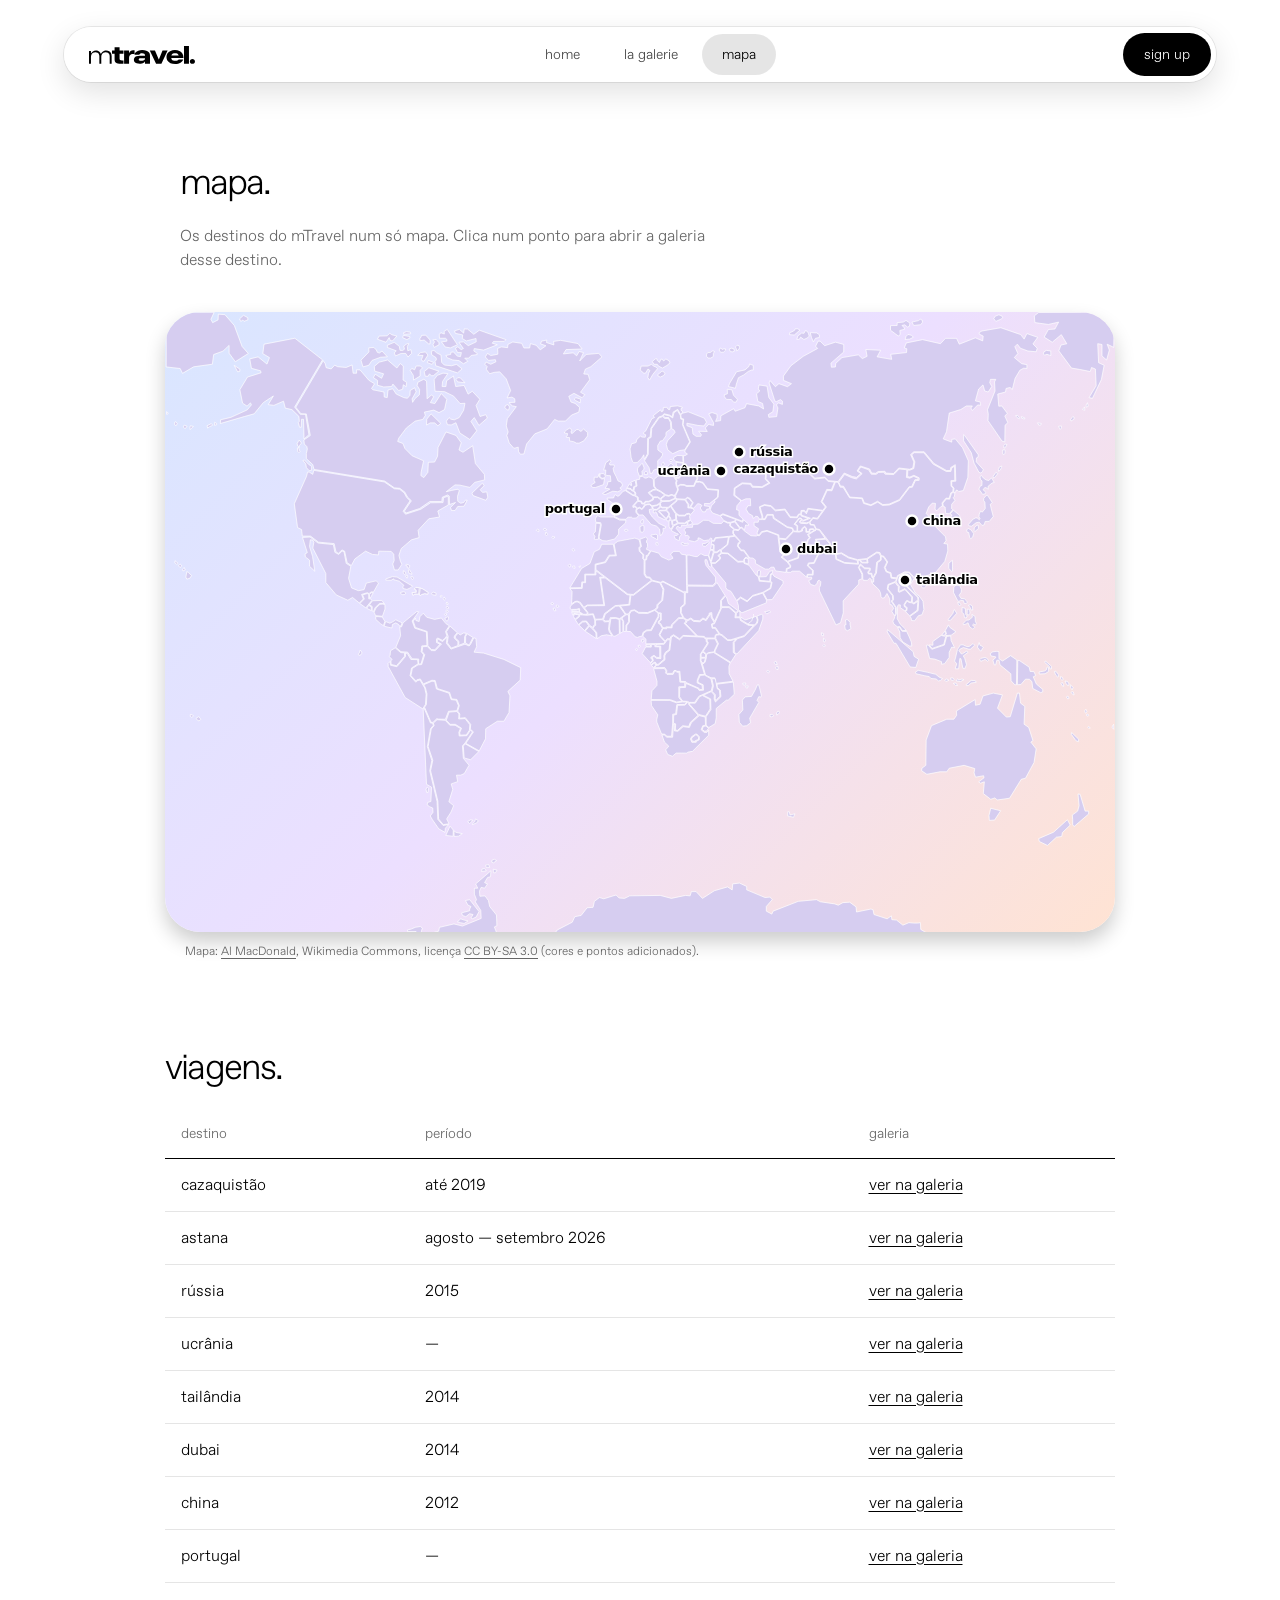
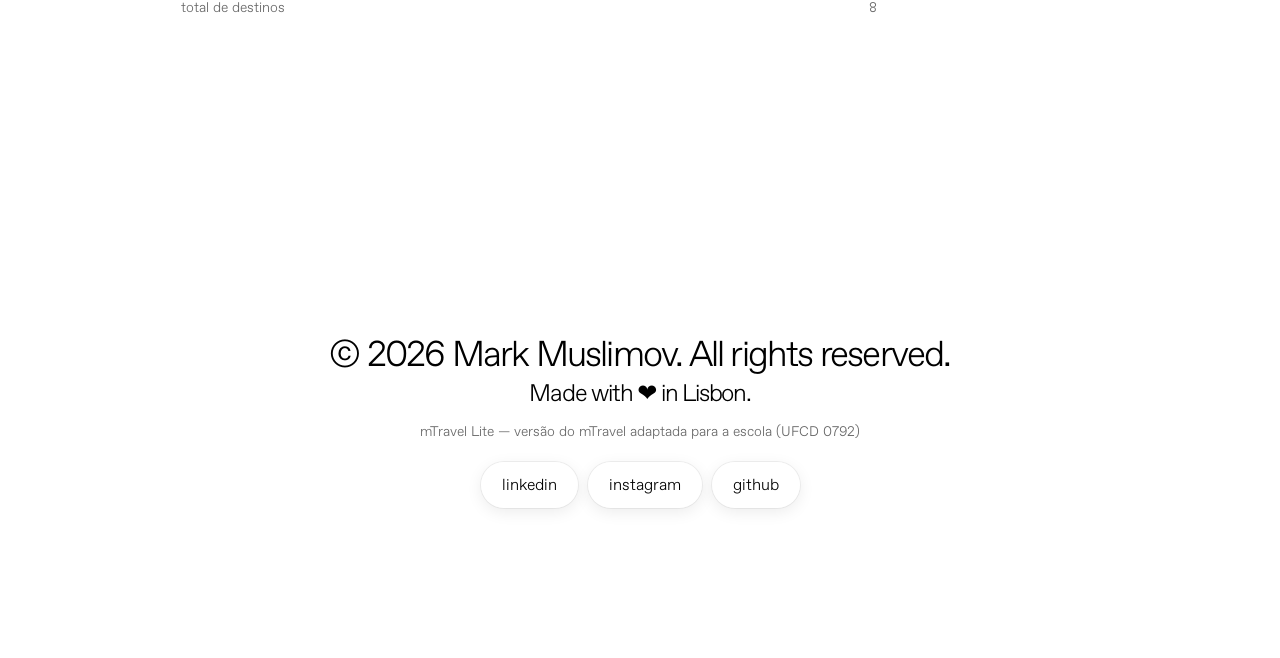
<file: mapa.html>
<!DOCTYPE html>
<html lang="pt">
  <head>
    <meta charset="UTF-8">
    <meta name="viewport" content="width=device-width, initial-scale=1.0">
    <meta name="description" content="Mapa-múndi do mTravel com os destinos visitados. Clica num ponto para abrir a galeria.">
    <title>mTravel | mapa</title>
    <link rel="icon" href="materials/images/branding/logo.svg" type="image/svg+xml">
    <link rel="stylesheet" href="styles/scss/main/styles.css">
  </head>
  <body>
    <a class="skip-link" href="#conteudo">saltar para o conteúdo</a>

    <!-- barra de navegação (igual em todas as páginas) -->
    <nav aria-label="Principal">
      <a href="index.html" aria-label="mTravel — página inicial">
        <img src="materials/images/branding/logo.svg" class="logo" alt="mTravel" width="405" height="69">
      </a>

      <div class="nav-section">
        <a class="nav-item" href="index.html">home</a>
        <a class="nav-item" href="galerie.html">la galerie</a>
        <a class="nav-item active" href="mapa.html" aria-current="page">mapa</a>
      </div>

      <a class="button" href="registration.html">sign up</a>
    </nav>

    <main class="page" id="conteudo">
      <section class="page-intro">
        <h1>mapa.</h1>
        <p>
          Os destinos do mTravel num só mapa. Clica num ponto para abrir a
          galeria desse destino.
        </p>
      </section>

      <div class="map-card">
        <img
          id="mapa-mundo"
          src="materials/images/map/world.svg"
          usemap="#mapa-viagens"
          alt="Mapa-múndi com os destinos: cazaquistão, rússia, ucrânia, tailândia, dubai, china e portugal."
          width="950"
          height="620">
      </div>

      <!-- zonas clicáveis sobre o mapa (coordenadas em píxeis do mapa original, 950 × 620) -->
      <map name="mapa-viagens">
      <area shape="circle" coords="664,157,14" href="galerie.html#astana" alt="cazaquistão (astana)" title="cazaquistão (astana)">
      <area shape="circle" coords="574,140,14" href="galerie.html#russia" alt="rússia" title="rússia">
      <area shape="circle" coords="556,159,14" href="galerie.html#ucrania" alt="ucrânia" title="ucrânia">
      <area shape="circle" coords="740,268,14" href="galerie.html#tailandia" alt="tailândia" title="tailândia">
      <area shape="circle" coords="621,237,14" href="galerie.html#dubai" alt="dubai" title="dubai">
      <area shape="circle" coords="747,209,14" href="galerie.html#china" alt="china" title="china">
      <area shape="circle" coords="451,197,14" href="galerie.html#portugal" alt="portugal" title="portugal">
      </map>

      <p class="map-credit">
        Mapa:
        <a class="text-link" href="https://commons.wikimedia.org/wiki/File:World_map_-_low_resolution.svg" target="_blank" rel="noopener noreferrer">Al MacDonald</a>,
        Wikimedia Commons, licença
        <a class="text-link" href="https://creativecommons.org/licenses/by-sa/3.0/" target="_blank" rel="noopener noreferrer">CC BY-SA 3.0</a>
        (cores e pontos adicionados).
      </p>

      <div class="table-wrapper">
        <table class="trips-table">
          <caption>viagens.</caption>
          <thead>
            <tr>
              <th scope="col">destino</th>
              <th scope="col">período</th>
              <th scope="col">galeria</th>
            </tr>
          </thead>
          <tbody>
          <tr>
            <th scope="row">cazaquistão</th>
            <td>até 2019</td>
            <td><a class="text-link" href="galerie.html#cazaquistao">ver na galeria</a></td>
          </tr>
          <tr>
            <th scope="row">astana</th>
            <td>agosto — setembro 2026</td>
            <td><a class="text-link" href="galerie.html#astana">ver na galeria</a></td>
          </tr>
          <tr>
            <th scope="row">rússia</th>
            <td>2015</td>
            <td><a class="text-link" href="galerie.html#russia">ver na galeria</a></td>
          </tr>
          <tr>
            <th scope="row">ucrânia</th>
            <td>—</td>
            <td><a class="text-link" href="galerie.html#ucrania">ver na galeria</a></td>
          </tr>
          <tr>
            <th scope="row">tailândia</th>
            <td>2014</td>
            <td><a class="text-link" href="galerie.html#tailandia">ver na galeria</a></td>
          </tr>
          <tr>
            <th scope="row">dubai</th>
            <td>2014</td>
            <td><a class="text-link" href="galerie.html#dubai">ver na galeria</a></td>
          </tr>
          <tr>
            <th scope="row">china</th>
            <td>2012</td>
            <td><a class="text-link" href="galerie.html#china">ver na galeria</a></td>
          </tr>
          <tr>
            <th scope="row">portugal</th>
            <td>—</td>
            <td><a class="text-link" href="galerie.html#portugal">ver na galeria</a></td>
          </tr>
          </tbody>
          <tfoot>
            <tr>
              <td colspan="2">total de destinos</td>
              <td>8</td>
            </tr>
          </tfoot>
        </table>
      </div>
    </main>

    <!-- rodapé (igual em todas as páginas) -->
    <footer class="footer">
      <div class="footer-copyright">
        <p class="footer-title">© 2026 Mark Muslimov. All rights reserved.</p>
        <p class="footer-subtitle">Made with ❤️ in Lisbon.</p>
        <p class="footer-note">mTravel Lite — versão do mTravel adaptada para a escola (UFCD 0792)</p>
      </div>

      <div class="footer-socials">
        <a class="liquid-button" href="https://www.linkedin.com/in/markmusl/" target="_blank" rel="noopener noreferrer">linkedin</a>
        <a class="liquid-button" href="https://www.instagram.com/markmusl/" target="_blank" rel="noopener noreferrer">instagram</a>
        <a class="liquid-button" href="https://github.com/markmusl" target="_blank" rel="noopener noreferrer">github</a>
      </div>
    </footer>

    <script src="scripts/mapa.js" defer></script>
  </body>
</html>
</file>
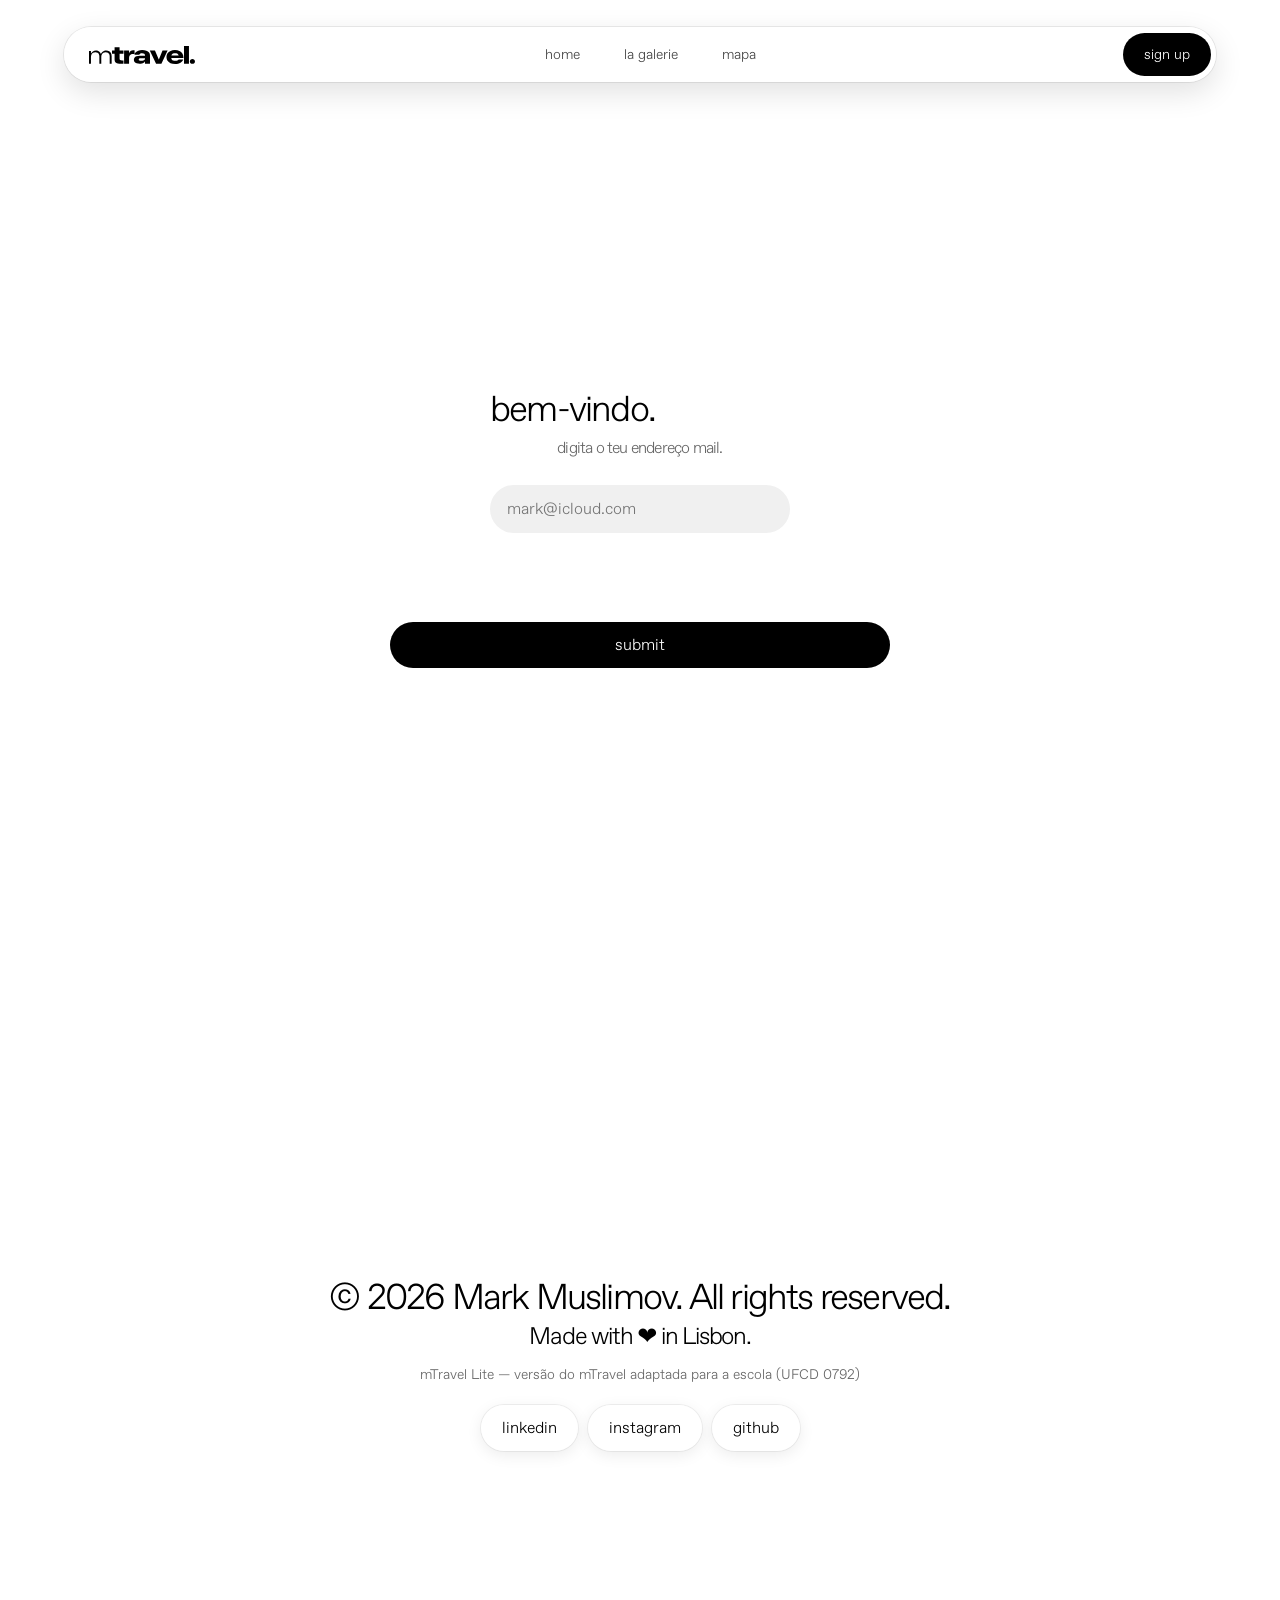
<file: registration.html>
<!DOCTYPE html>
<html lang="pt">
  <head>
    <meta charset="UTF-8">
    <meta name="viewport" content="width=device-width, initial-scale=1.0">
    <meta name="description" content="Entra ou cria a tua conta no mTravel.">
    <title>mTravel | registo</title>
    <link rel="icon" href="materials/images/branding/logo.svg" type="image/svg+xml">
    <link rel="stylesheet" href="styles/scss/main/styles.css">
  </head>
  <body>
    <a class="skip-link" href="#conteudo">saltar para o conteúdo</a>

    <!-- barra de navegação (igual em todas as páginas) -->
    <nav aria-label="Principal">
      <a href="index.html" aria-label="mTravel — página inicial">
        <img src="materials/images/branding/logo.svg" class="logo" alt="mTravel" width="405" height="69">
      </a>

      <div class="nav-section">
        <a class="nav-item" href="index.html">home</a>
        <a class="nav-item" href="galerie.html">la galerie</a>
        <a class="nav-item" href="mapa.html">mapa</a>
      </div>

      <a class="button" href="registration.html">sign up</a>
    </nav>

    <main class="page" id="conteudo">
      <section class="full">
        <form id="registerForm" novalidate>
          <!-- passos 1 e 2: entrar -->
          <div class="login-section">
            <div class="login-step-1">
              <h1>bem-vindo.</h1>
              <p class="form-subtitle">digita o teu endereço mail.</p>

              <input
                type="email"
                id="emailVerification"
                aria-label="email"
                autocomplete="email"
                placeholder="mark@icloud.com">
            </div>

            <div class="login-step-2 hidden">
              <h1>welcome, <span id="welcomeName"></span>!</h1>
              <p class="form-subtitle">coloca o teu password.</p>
              <input
                type="password"
                id="loginPassword"
                aria-label="password"
                autocomplete="current-password"
                placeholder="password">
            </div>
          </div>

          <!-- passo 3: criar conta -->
          <div class="registration-section hidden">
            <h1>create an account.</h1>

            <div class="section-data">
              <input type="text" id="regName" aria-label="nome" autocomplete="name" placeholder="your name">
              <input type="email" id="regEmail" aria-label="email" autocomplete="email" placeholder="email">
              <input type="password" id="regPassword" aria-label="password" autocomplete="new-password" placeholder="password">
              <input
                type="password"
                id="regPasswordConfirmation"
                aria-label="confirmar password"
                autocomplete="new-password"
                placeholder="confirm password">
            </div>
          </div>

          <!-- mensagem para o utilizador: erro ou "correu bem" -->
          <p class="form-message" id="formMessage" role="status"></p>

          <button class="button" id="submitButton" type="submit">submit</button>
        </form>
      </section>
    </main>

    <!-- rodapé (igual em todas as páginas) -->
    <footer class="footer">
      <div class="footer-copyright">
        <p class="footer-title">© 2026 Mark Muslimov. All rights reserved.</p>
        <p class="footer-subtitle">Made with ❤️ in Lisbon.</p>
        <p class="footer-note">mTravel Lite — versão do mTravel adaptada para a escola (UFCD 0792)</p>
      </div>

      <div class="footer-socials">
        <a class="liquid-button" href="https://www.linkedin.com/in/markmusl/" target="_blank" rel="noopener noreferrer">linkedin</a>
        <a class="liquid-button" href="https://www.instagram.com/markmusl/" target="_blank" rel="noopener noreferrer">instagram</a>
        <a class="liquid-button" href="https://github.com/markmusl" target="_blank" rel="noopener noreferrer">github</a>
      </div>
    </footer>

    <script src="scripts/registration.js" defer></script>
  </body>
</html>
</file>
<file: styles/scss/main/styles.css>
*,
*::before,
*::after {
  box-sizing: border-box;
}

*:not(dialog) {
  margin: 0;
}

html {
  -webkit-text-size-adjust: 100%;
  text-size-adjust: 100%;
  scroll-behavior: smooth;
}

body {
  line-height: 1.5;
  -webkit-font-smoothing: antialiased;
}

img,
picture,
video,
canvas,
svg {
  display: block;
  max-width: 100%;
}

input,
button,
textarea,
select {
  font: inherit;
  color: inherit;
}

p,
h1,
h2,
h3,
h4,
h5,
h6 {
  overflow-wrap: break-word;
}

h1,
h2,
h3,
h4,
h5,
h6 {
  text-wrap: balance;
}

ol,
ul {
  list-style: none;
  padding: 0;
}

a {
  text-decoration: none;
  color: inherit;
}

table {
  border-collapse: collapse;
  border-spacing: 0;
}

:focus-visible {
  outline: 2px solid currentColor;
  outline-offset: 3px;
}

@media (prefers-reduced-motion: reduce) {
  *,
  *::before,
  *::after {
    animation-duration: 0.01ms !important;
    animation-iteration-count: 1 !important;
    transition-duration: 0.01ms !important;
    scroll-behavior: auto !important;
  }
}
@font-face {
  font-family: "ABCFavorit-Light";
  font-weight: normal;
  font-style: normal;
  font-display: swap;
  src: url("../../../materials/fonts/ABCFavoritTrial-Light.otf") format("opentype");
}
body {
  display: flex;
  flex-direction: column;
  justify-content: center;
  align-items: center;
  width: 100%;
  min-height: 100vh;
  margin-top: 75px;
  background-color: #ffffff;
  font-family: "ABCFavorit-Light", system-ui, sans-serif;
}

h1 {
  font-size: 36px;
  letter-spacing: -0.05em;
  font-weight: 300;
  color: black;
}

h2 {
  margin-bottom: 10px;
  font-size: 24px;
  letter-spacing: -0.05em;
  font-weight: 300;
  color: black;
}

h3 {
  font-weight: 300;
  font-size: 32px;
  letter-spacing: -0.05em;
}

h4 {
  margin-bottom: 25px;
  font-weight: 400;
  font-size: 16px;
  letter-spacing: -0.05em;
  color: rgba(0, 0, 0, 0.6);
}

.text-link {
  text-decoration: underline;
  text-underline-offset: 3px;
}

.hidden {
  display: none !important;
}

.is-hidden {
  opacity: 0;
  visibility: hidden;
  pointer-events: none;
}

.sr-only {
  position: absolute;
  width: 1px;
  height: 1px;
  overflow: hidden;
  clip-path: inset(50%);
  white-space: nowrap;
}

.skip-link {
  position: fixed;
  top: 10px;
  left: 10px;
  z-index: 1001;
  padding: 10px 20px;
  border-radius: 500px;
  background-color: black;
  color: white;
  transform: translateY(-200%);
}
.skip-link:focus {
  transform: none;
}

.button,
.liquid-button {
  display: flex;
  justify-content: center;
  align-items: center;
  flex-direction: row;
  width: auto;
  font-size: 16px;
  border: 1px solid transparent;
  padding: 10px 20px;
  border-radius: 500px;
  cursor: pointer;
  transition: all 0.15s ease-out;
}
.button:hover,
.liquid-button:hover {
  transform: scale(1.05);
}
.button:active, .button.is-active,
.liquid-button:active,
.liquid-button.is-active {
  transform: scale(0.9);
  opacity: 75%;
}

.button {
  background-color: black;
  color: white;
}

.liquid-button {
  background-color: rgba(255, 255, 255, 0.5);
  -webkit-backdrop-filter: blur(16px) saturate(180%);
  backdrop-filter: blur(16px) saturate(180%);
  border-top: 1px solid rgba(255, 255, 255, 0.6);
  border-bottom: 1px solid rgba(255, 255, 255, 0.2);
  box-shadow: inset 0 1px 0 rgba(255, 255, 255, 0.8), 0 0 0 1px rgba(0, 0, 0, 0.06), 0 4px 16px rgba(0, 0, 0, 0.08);
  color: black;
}

.playlist-button {
  position: relative;
  z-index: 9500;
}
.playlist-button .button-icon {
  width: 12px;
  height: auto;
  margin: 1px 0 0 10px;
}

.location-bar {
  position: fixed;
  bottom: 0;
  z-index: 999;
  display: flex;
  justify-content: center;
  align-items: center;
  flex-direction: row;
  justify-content: safe center;
  gap: 7px;
  width: 100%;
  min-height: 0;
  padding: 0 10px 10px;
  overflow-x: auto;
  scrollbar-width: none;
}

.galerie-container {
  padding-top: 150px;
}
.galerie-container .moment-data {
  display: flex;
  flex-direction: row;
  justify-content: space-between;
  align-items: end;
  width: 100%;
  padding: 0 clamp(20px, 7vw, 100px);
}
.galerie-container .moment-data .moment-flag,
.galerie-container .moment-data .moment-location {
  font-size: 32px;
  font-weight: 300;
  letter-spacing: -0.05em;
  color: black;
}
.galerie-container .moment-data .moment-location {
  margin-bottom: 0;
}
.galerie-container .moment-data .moment-date {
  font-size: 16px;
  letter-spacing: -0.05em;
  color: rgba(0, 0, 0, 0.6);
}
.galerie-container .moment-data .moment-description {
  margin-top: 25px;
  width: 450px;
  max-width: 100%;
  font-size: 14px;
  line-height: 140%;
  letter-spacing: -0.04em;
}
.galerie-container .moment-data .moment-source {
  margin-top: 10px;
  font-size: 12px;
  color: rgba(0, 0, 0, 0.6);
}
.galerie-container .info-right {
  position: relative;
}
.galerie-container .playlist-window {
  position: absolute;
  top: 100%;
  right: 0;
  z-index: 9900;
  width: min(650px, 90vw);
  height: 451px;
  margin-top: 20px;
  border: none;
  border-top: 1px solid rgba(255, 255, 255, 0.6);
  border-radius: 20px;
  box-shadow: 0 0 20px rgba(0, 0, 0, 0.3);
  background-color: white;
  transform: scale(1.09);
  transition: opacity 0.3s ease, transform 0.3s ease, visibility 0.3s ease;
}
.galerie-container .playlist-window.is-hidden {
  transform: translateY(-15px);
}
.galerie-container .photos-container {
  display: grid;
  grid-template-columns: repeat(4, 1fr);
  width: 100%;
  margin-top: 20px;
  background-image: linear-gradient(135deg, #d9e6ff 0%, #ecdfff 50%, #ffe3d3 100%);
}
.galerie-container .galerie-photo {
  display: block;
  width: 100%;
  height: 50vh;
  object-fit: cover;
}

@media (max-width: 1000px) {
  .galerie-container .photos-container {
    grid-template-columns: repeat(3, 1fr);
  }
}
@media (max-width: 800px) {
  .galerie-container .moment-data {
    flex-direction: column;
    align-items: flex-start;
    gap: 20px;
  }
  .galerie-container .moment-data .moment-description {
    width: 100%;
  }
  .galerie-container .photos-container {
    grid-template-columns: repeat(2, 1fr);
  }
  .galerie-container .galerie-photo {
    height: 35vh;
  }
}
@media (max-width: 420px) {
  .galerie-container .photos-container {
    grid-template-columns: 1fr;
  }
}
.overlay-window {
  position: fixed;
  inset: 0;
  z-index: 9000;
  background-color: rgba(0, 0, 0, 0.1);
  -webkit-backdrop-filter: blur(16px) saturate(180%);
  backdrop-filter: blur(16px) saturate(180%);
  pointer-events: none;
  transition: opacity 0.15s ease-out, visibility 0.65s ease-out;
}

.registration-section,
.login-section {
  display: flex;
  align-items: center;
  justify-content: center;
  flex-direction: column;
}
.registration-section .section-data,
.login-section .section-data {
  display: flex;
  flex-direction: column;
}
.registration-section input,
.login-section input {
  border-radius: 500px;
  width: 300px;
  max-width: 100%;
  padding: 10px 15px;
  margin-bottom: 5px;
  background-color: rgb(240, 240, 240);
  border: 2px solid transparent;
}
.registration-section input:focus-visible,
.login-section input:focus-visible {
  outline: none;
  border-color: black;
}

.form-subtitle,
.form-message {
  font-size: 16px;
  letter-spacing: -0.05em;
  color: rgba(0, 0, 0, 0.6);
  text-align: center;
}

.form-subtitle {
  margin-bottom: 25px;
}

.form-message {
  min-height: 1.5em;
  margin-top: 10px;
}

#registerForm {
  display: flex;
  flex-direction: column;
  align-items: center;
  width: min(500px, 100% - 40px);
}
#registerForm #submitButton {
  margin-top: 50px;
  width: 100%;
}

.image-container {
  display: flex;
  justify-content: center;
  align-items: center;
  flex-direction: column;
  background-image: url("../../../materials/images/backgrounds/2.jpg");
  background-repeat: no-repeat;
  background-size: cover;
  background-position: center;
  width: 95%;
  height: 95%;
  padding: 20px;
  gap: 15px;
  border-radius: 35px;
  box-shadow: 0 10px 20px rgba(0, 0, 0, 0.2);
  color: white;
}
.image-container h1,
.image-container h2,
.image-container h3,
.image-container h4,
.image-container p {
  color: inherit;
}
.image-container .logo {
  width: min(405px, 80%);
  height: auto;
}
.image-container .slogan {
  font-size: 24px;
  font-weight: 300;
  letter-spacing: -0.05em;
  text-align: center;
}
.image-container .destination-list {
  margin-top: 10px;
  padding-left: 20px;
  list-style: disc;
}
.image-container.vertical {
  flex-direction: row;
  justify-content: space-between;
  gap: 30px;
  padding: 0 clamp(20px, 12vw, 200px);
}
.image-container.vertical h2 {
  margin-bottom: 0;
  font-size: 36px;
}
.image-container.vertical > div {
  width: 450px;
  max-width: 100%;
}
.image-container.vertical > div p + p {
  margin-top: 20px;
}
@media (max-width: 800px) {
  .image-container.vertical {
    flex-direction: column;
    justify-content: center;
    align-items: flex-start;
  }
}

.locations-inline {
  display: flex;
  flex-direction: row;
  flex-wrap: wrap;
  justify-content: center;
  max-width: 900px;
  margin-top: 25px;
  gap: 7px;
}

.page-intro {
  display: flex;
  flex-direction: column;
  align-items: flex-start;
  gap: 15px;
  width: 100%;
  max-width: 1100px;
  margin-inline: auto;
  padding: 80px clamp(20px, 7vw, 100px) 0;
}
.page-intro p {
  max-width: 560px;
  color: rgba(0, 0, 0, 0.6);
}

.map-card {
  width: min(950px, 100%);
  margin: 40px auto 0;
  overflow-x: auto;
  border-radius: 35px;
  background-image: linear-gradient(135deg, #d9e6ff 0%, #ecdfff 50%, #ffe3d3 100%);
  box-shadow: 0 10px 20px rgba(0, 0, 0, 0.2);
}
.map-card img {
  width: 100%;
  min-width: 640px;
  max-width: none;
  height: auto;
}

.map-credit {
  width: min(950px, 100%);
  margin: 10px auto 0;
  padding: 0 20px;
  font-size: 12px;
  color: rgba(0, 0, 0, 0.6);
}

.table-wrapper {
  width: min(950px, 100% - 40px);
  margin: 80px auto 0;
  overflow-x: auto;
}

.trips-table {
  width: 100%;
  text-align: left;
}
.trips-table caption {
  padding-bottom: 15px;
  font-size: 36px;
  letter-spacing: -0.05em;
  text-align: left;
}
.trips-table th,
.trips-table td {
  padding: 14px 16px;
  border-bottom: 1px solid rgba(0, 0, 0, 0.1);
}
.trips-table thead th {
  font-weight: 400;
  font-size: 14px;
  color: rgba(0, 0, 0, 0.6);
  border-bottom-color: black;
}
.trips-table tbody th {
  font-weight: 400;
  text-transform: lowercase;
}
.trips-table tbody tr:hover {
  background-color: rgba(0, 0, 0, 0.03);
}
.trips-table tfoot td {
  border-bottom: none;
  font-size: 14px;
  color: rgba(0, 0, 0, 0.6);
}

nav {
  background-color: rgba(255, 255, 255, 0.5);
  -webkit-backdrop-filter: blur(16px) saturate(180%);
  backdrop-filter: blur(16px) saturate(180%);
  border-top: 1px solid rgba(255, 255, 255, 0.6);
  border-bottom: 1px solid rgba(255, 255, 255, 0.2);
  box-shadow: inset 0 1px 0 rgba(255, 255, 255, 0.8), 0 0 0 1px rgba(0, 0, 0, 0.06), 0 4px 16px rgba(0, 0, 0, 0.08);
  background-color: rgba(255, 255, 255, 0.7);
  box-shadow: inset 0 1px 0 rgba(255, 255, 255, 0.8), 0 0 0 1px rgba(0, 0, 0, 0.08), 0 10px 30px rgba(0, 0, 0, 0.12);
  padding: 5px 5px 5px 25px;
  border-radius: 500px;
  position: fixed;
  top: 3%;
  left: 0;
  right: 0;
  z-index: 1000;
  display: grid;
  grid-template-columns: 1fr auto 1fr;
  align-items: center;
  width: 90%;
  margin-inline: auto;
}
nav > a:first-child {
  justify-self: start;
}
nav > .button {
  justify-self: end;
  font-size: 14px;
}
nav .logo {
  height: 18px;
  width: auto;
  transition: 0.15s;
}
nav .logo:hover {
  transform: scale(1.05);
}
nav .nav-section {
  display: flex;
  gap: 4px;
}
nav .nav-section .nav-item {
  padding: 10px 20px;
  border-radius: 500px;
  font-size: 14px;
  text-transform: lowercase;
  white-space: nowrap;
  color: #444444;
  transition: 0.15s;
}
nav .nav-section .nav-item:hover {
  color: black;
  background-color: rgba(0, 0, 0, 0.05);
}
nav .nav-section .nav-item.active {
  color: black;
  background-color: rgba(0, 0, 0, 0.1);
}
@media (max-width: 640px) {
  nav {
    grid-template-columns: auto 1fr auto;
    width: 94%;
  }
  nav .logo {
    height: 14px;
  }
  nav .nav-section {
    justify-self: center;
  }
  nav .nav-section .nav-item {
    padding: 6px 8px;
  }
  nav > .button {
    padding: 8px 12px;
  }
}
@media (max-width: 420px) {
  nav {
    grid-template-columns: 1fr auto;
  }
  nav > a:first-child {
    display: none;
  }
  nav .nav-section {
    justify-self: start;
  }
}

.page {
  width: 100%;
}

@view-transition {
  navigation: auto;
}
::view-transition-old(root),
::view-transition-new(root) {
  animation-duration: 0.35s;
}

nav {
  view-transition-name: navbar;
}

@supports not (view-transition-name: none) {
  .page,
  .footer {
    animation: page-in 0.35s ease-out;
  }
}
@keyframes page-in {
  from {
    opacity: 0;
    transform: translateY(15px);
  }
}
section {
  display: flex;
  flex-direction: column;
  justify-content: center;
  align-items: center;
  gap: 10px;
  width: 100%;
  min-height: 100px;
}

.full {
  height: 100vh;
  min-height: 520px;
}

.footer {
  display: flex;
  flex-direction: column;
  justify-content: center;
  align-items: center;
  gap: 20px;
  width: 80%;
  margin-top: 150px;
  padding: 150px 0;
  text-align: center;
}
.footer .footer-copyright {
  display: flex;
  flex-direction: column;
  justify-content: center;
  align-items: center;
}
.footer .footer-copyright .footer-title {
  font-size: 36px;
  font-weight: 300;
  letter-spacing: -0.05em;
  line-height: 1.2;
}
.footer .footer-copyright .footer-subtitle {
  font-size: 24px;
  letter-spacing: -0.05em;
}
.footer .footer-copyright .footer-note {
  margin-top: 10px;
  font-size: 14px;
  color: rgba(0, 0, 0, 0.6);
}
.footer .footer-socials {
  display: flex;
  flex-wrap: wrap;
  justify-content: center;
  align-items: center;
  gap: 10px;
}

/*# sourceMappingURL=styles.css.map */
</file>
